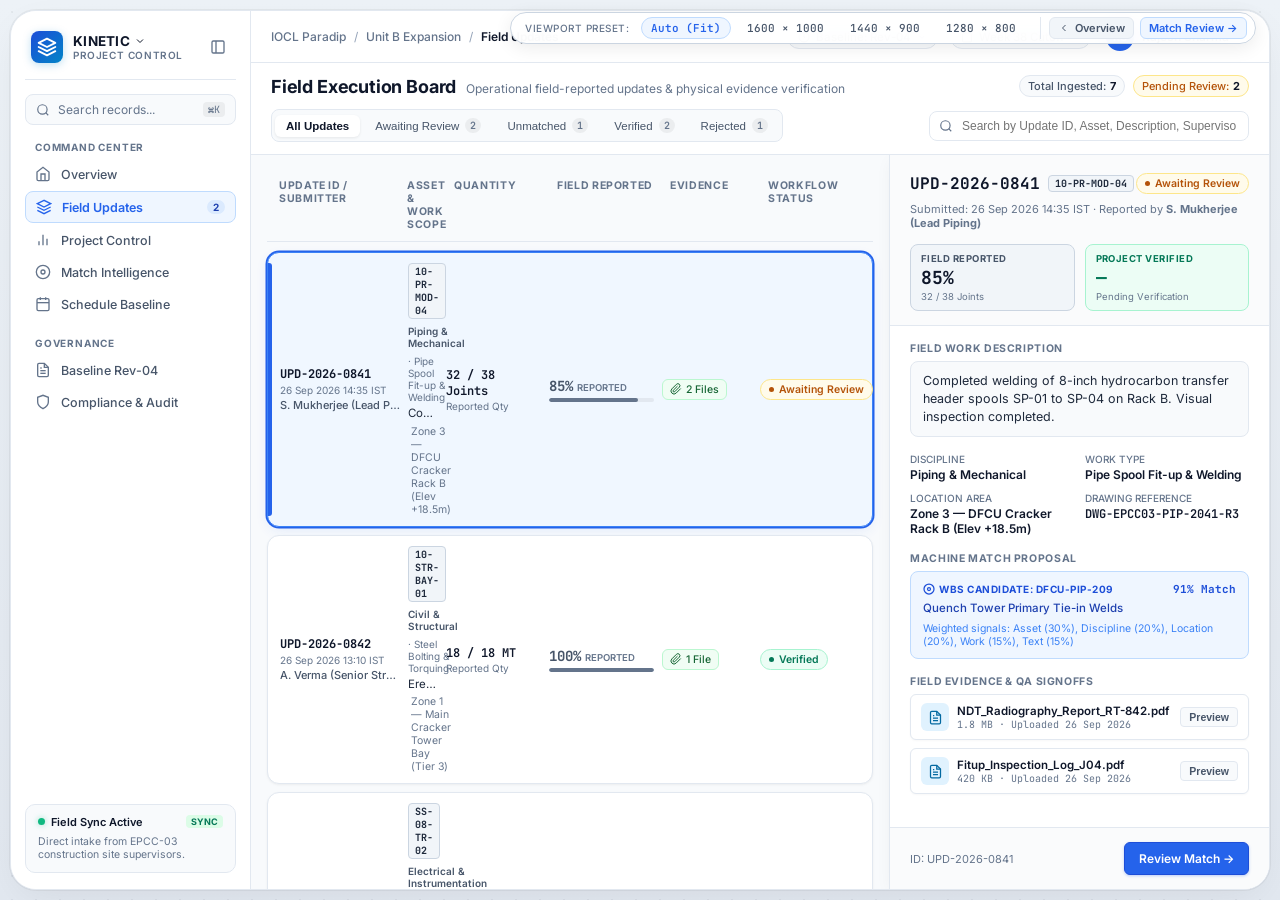
<file: TEMP-TEST/Frontened-main/field-updates.html>
<!DOCTYPE html>
<html lang="en">
<head>
  <meta charset="UTF-8">
  <meta name="viewport" content="width=device-width, initial-scale=1.0">
  <title>Field Execution Board | IOCL Paradip Petrochemical Complex</title>
  <link rel="preconnect" href="https://fonts.googleapis.com">
  <link rel="preconnect" href="https://fonts.gstatic.com" crossorigin>
  <link href="https://fonts.googleapis.com/css2?family=Inter:wght@400;500;600;700;800&family=JetBrains+Mono:wght@400;500;600;700&display=swap" rel="stylesheet">
  <link rel="stylesheet" href="field-updates.css">
</head>
<body>

  <!-- =========================================================================
       VIEWPORT RESOLUTION PREVIEW BAR
       ========================================================================= -->
  <aside class="viewport-tester-bar" aria-label="Resolution tester and navigation controls">
    <span class="label">Viewport Preset:</span>
    <button class="viewport-btn active" data-preset="auto" title="Fit to 100% current viewport">Auto (Fit)</button>
    <button class="viewport-btn" data-preset="1600x1000" title="Simulate 1600 x 1000 desktop viewport">1600 × 1000</button>
    <button class="viewport-btn" data-preset="1440x900" title="Simulate 1440 x 900 standard laptop viewport">1440 × 900</button>
    <button class="viewport-btn" data-preset="1280x800" title="Simulate 1280 x 800 compact desktop viewport">1280 × 800</button>

    <div class="nav-overview-switch" style="display:flex; gap:6px;">
      <a href="index.html" class="switch-page-link" title="Navigate back to the Cinematic Executive Overview">
        <svg width="12" height="12" viewBox="0 0 24 24" fill="none" stroke="currentColor" stroke-width="2">
          <polyline points="15 18 9 12 15 6"></polyline>
        </svg>
        Overview
      </a>
      <a href="match-review.html" class="switch-page-link" style="color:#2563eb; background:#eff6ff; border-color:#bfdbfe;" title="Navigate to EXECLink Match Review console">
        Match Review →
      </a>
    </div>
  </aside>

  <!-- =========================================================================
       MAIN CANVAS CONTAINER (8-12px outer margin, 24-28px radius, ~98% viewport)
       ========================================================================= -->
  <main class="command-center-canvas" id="commandCanvas" role="application">

    <!-- =======================================================================
         SHARED APPLICATION SIDEBAR (Bright Operational Theme)
         ======================================================================= -->
    <nav class="app-sidebar" id="appSidebar" aria-label="Primary navigation rail">
      <!-- Brand Logo / Complex Identification -->
      <div class="sidebar-brand">
        <div class="brand-badge">
          <div class="brand-icon-box" title="Indian Oil Corporation Limited">
            <svg width="20" height="20" viewBox="0 0 24 24" fill="none" stroke="currentColor" stroke-width="2.2" stroke-linecap="round" stroke-linejoin="round">
              <path d="M12 2L2 7l10 5 10-5-10-5zM2 17l10 5 10-5M2 12l10 5 10-5"/>
            </svg>
          </div>
          <div class="brand-text-block">
            <span class="brand-title">
              KINETIC
              <svg width="12" height="12" viewBox="0 0 24 24" fill="none" stroke="currentColor" stroke-width="2">
                <polyline points="6 9 12 15 18 9"></polyline>
              </svg>
            </span>
            <span class="brand-subtitle">Project Control</span>
          </div>
        </div>
        <button class="sidebar-collapse-btn" id="collapseSidebarBtn" title="Toggle sidebar view" aria-label="Toggle sidebar view">
          <svg width="16" height="16" viewBox="0 0 24 24" fill="none" stroke="currentColor" stroke-width="2">
            <rect x="3" y="3" width="18" height="18" rx="2" ry="2"/>
            <line x1="9" y1="3" x2="9" y2="21"/>
          </svg>
        </button>
      </div>

      <!-- Quick Search / Command Palette Shortcut -->
      <div class="sidebar-search">
        <div class="search-input-wrap" role="button" tabindex="0" title="Quick Search (Ctrl + K)">
          <svg width="14" height="14" viewBox="0 0 24 24" fill="none" stroke="currentColor" stroke-width="2">
            <circle cx="11" cy="11" r="8"/>
            <line x1="21" y1="21" x2="16.65" y2="16.65"/>
          </svg>
          <span>Search records...</span>
          <kbd class="search-kbd">⌘K</kbd>
        </div>
      </div>

      <!-- Main Navigation Menu -->
      <div class="nav-group-title">Command Center</div>
      <ul class="nav-list" role="menubar">
        <li class="nav-item" role="none">
          <a href="index.html" role="menuitem">
            <svg viewBox="0 0 24 24" fill="none" stroke="currentColor" stroke-width="2">
              <path d="M3 9l9-7 9 7v11a2 2 0 0 1-2 2H5a2 2 0 0 1-2-2z"/>
              <polyline points="9 22 9 12 15 12 15 22"/>
            </svg>
            <span>Overview</span>
          </a>
        </li>
        <!-- ACTIVE PAGE: Field Updates -->
        <li class="nav-item active" role="none">
          <a href="field-updates.html" role="menuitem">
            <svg viewBox="0 0 24 24" fill="none" stroke="currentColor" stroke-width="2">
              <polygon points="12 2 2 7 12 12 22 7 12 2"/>
              <polyline points="2 17 12 22 22 17"/>
              <polyline points="2 12 12 17 22 12"/>
            </svg>
            <span>Field Updates</span>
            <span class="nav-badge-pill" id="fieldNavBadge">2</span>
          </a>
        </li>
        <li class="nav-item" role="none">
          <a href="index.html#project-control" role="menuitem">
            <svg viewBox="0 0 24 24" fill="none" stroke="currentColor" stroke-width="2">
              <line x1="18" y1="20" x2="18" y2="10"/>
              <line x1="12" y1="20" x2="12" y2="4"/>
              <line x1="6" y1="20" x2="6" y2="14"/>
            </svg>
            <span>Project Control</span>
          </a>
        </li>
        <li class="nav-item" role="none">
          <a href="match-review.html" role="menuitem">
            <svg viewBox="0 0 24 24" fill="none" stroke="currentColor" stroke-width="2">
              <circle cx="12" cy="12" r="10"/>
              <circle cx="12" cy="12" r="3"/>
            </svg>
            <span>Match Intelligence</span>
          </a>
        </li>
        <li class="nav-item" role="none">
          <a href="index.html#view-schedule" role="menuitem">
            <svg viewBox="0 0 24 24" fill="none" stroke="currentColor" stroke-width="2">
              <rect x="3" y="4" width="18" height="18" rx="2" ry="2"/>
              <line x1="16" y1="2" x2="16" y2="6"/>
              <line x1="8" y1="2" x2="8" y2="6"/>
              <line x1="3" y1="10" x2="21" y2="10"/>
            </svg>
            <span>Schedule Baseline</span>
          </a>
        </li>
      </ul>

      <!-- Management & Audit Section -->
      <div class="nav-group-title">Governance</div>
      <ul class="nav-list" role="menubar">
        <li class="nav-item" role="none">
          <a href="#revisions" role="menuitem">
            <svg viewBox="0 0 24 24" fill="none" stroke="currentColor" stroke-width="2">
              <path d="M14 2H6a2 2 0 0 0-2 2v16a2 2 0 0 0 2 2h12a2 2 0 0 0 2-2V8z"/>
              <polyline points="14 2 14 8 20 8"/>
              <line x1="16" y1="13" x2="8" y2="13"/>
              <line x1="16" y1="17" x2="8" y2="17"/>
              <polyline points="10 9 9 9 8 9"/>
            </svg>
            <span>Baseline Rev-04</span>
          </a>
        </li>
        <li class="nav-item" role="none">
          <a href="#audit" role="menuitem">
            <svg viewBox="0 0 24 24" fill="none" stroke="currentColor" stroke-width="2">
              <path d="M12 22s8-4 8-10V5l-8-3-8 3v7c0 6 8 10 8 10z"/>
            </svg>
            <span>Compliance & Audit</span>
          </a>
        </li>
      </ul>

      <!-- Telemetry Status Card -->
      <div class="sidebar-footer">
        <div class="gateway-status-card">
          <div class="gateway-status-header">
            <span class="gateway-indicator">
              <span class="pulse-dot"></span>
              Field Sync Active
            </span>
            <span style="font-size:9px; font-weight:700; color:#047857; background:#dcfce7; padding:1px 5px; border-radius:4px;">SYNC</span>
          </div>
          <p class="gateway-status-desc">
            Direct intake from EPCC-03 construction site supervisors.
          </p>
        </div>
      </div>
    </nav>

    <!-- =======================================================================
         MAIN WORKSPACE: FIELD EXECUTION BOARD
         ======================================================================= -->
    <div class="app-main">

      <!-- Shared Topbar Header -->
      <header class="app-topbar">
        <nav class="breadcrumb-nav" aria-label="Breadcrumb">
          <a href="index.html" class="breadcrumb-item">IOCL Paradip</a>
          <span class="breadcrumb-separator">/</span>
          <a href="index.html" class="breadcrumb-item">Unit B Expansion</a>
          <span class="breadcrumb-separator">/</span>
          <span class="breadcrumb-current">Field Updates</span>
        </nav>

        <div class="topbar-actions">
          <div class="filter-pill-dropdown" title="Active baseline version">
            <svg width="12" height="12" viewBox="0 0 24 24" fill="none" stroke="currentColor" stroke-width="2">
              <circle cx="12" cy="12" r="10"></circle>
              <polyline points="12 6 12 12 14 14"></polyline>
            </svg>
            <span>Baseline: Rev-04</span>
            <svg width="10" height="10" viewBox="0 0 24 24" fill="none" stroke="currentColor" stroke-width="2">
              <polyline points="6 9 12 15 18 9"></polyline>
            </svg>
          </div>

          <div class="filter-pill-dropdown" title="Current reporting cycle">
            <svg width="12" height="12" viewBox="0 0 24 24" fill="none" stroke="currentColor" stroke-width="2">
              <rect x="3" y="4" width="18" height="18" rx="2" ry="2"></rect>
              <line x1="16" y1="2" x2="16" y2="6"></line>
              <line x1="8" y1="2" x2="8" y2="6"></line>
            </svg>
            <span>Week 38 Cutoff</span>
            <svg width="10" height="10" viewBox="0 0 24 24" fill="none" stroke="currentColor" stroke-width="2">
              <polyline points="6 9 12 15 18 9"></polyline>
            </svg>
          </div>

          <div class="user-profile-badge" title="Authenticated Lead Reviewer">
            <div class="user-avatar">RS</div>
            <div class="user-name-text">
              Rajesh Sharma
              <svg width="10" height="10" viewBox="0 0 24 24" fill="none" stroke="currentColor" stroke-width="2">
                <polyline points="6 9 12 15 18 9"></polyline>
              </svg>
            </div>
          </div>
        </div>
      </header>

      <!-- Workspace Sub-header (Title, Real Filters, and Search) -->
      <section class="workspace-header-bar" aria-label="Field Execution Controls">
        <div class="board-title-row">
          <div class="board-title-wrap">
            <h1 class="board-main-title">Field Execution Board</h1>
            <span class="board-sub-caption">Operational field-reported updates & physical evidence verification</span>
          </div>

          <!-- Quick status pills -->
          <div class="board-summary-stats-pills">
            <span class="stat-metric-pill">
              Total Ingested: <strong id="totalCountBadge">7</strong>
            </span>
            <span class="stat-metric-pill" style="border-color:#fde68a; background:#fffbeb; color:#b45309;">
              Pending Review: <strong id="awaitingCountBadge">2</strong>
            </span>
          </div>
        </div>

        <!-- Filter Controls & Real Search Input -->
        <div class="controls-filter-search-row">
          <!-- Real Status Filters: All, Awaiting Review, Unmatched, Verified, Rejected -->
          <div class="filter-tabs-group" role="tablist" aria-label="Filter field updates by state">
            <button class="filter-tab-btn active" data-filter="all" role="tab" aria-selected="true">
              All Updates
            </button>
            <button class="filter-tab-btn" data-filter="awaiting" role="tab" aria-selected="false">
              Awaiting Review
              <span class="filter-count-badge" id="awaitingCountBadge">2</span>
            </button>
            <button class="filter-tab-btn" data-filter="unmatched" role="tab" aria-selected="false">
              Unmatched
              <span class="filter-count-badge" id="unmatchedCountBadge">1</span>
            </button>
            <button class="filter-tab-btn" data-filter="verified" role="tab" aria-selected="false">
              Verified
              <span class="filter-count-badge" id="verifiedCountBadge">2</span>
            </button>
            <button class="filter-tab-btn" data-filter="rejected" role="tab" aria-selected="false">
              Rejected
              <span class="filter-count-badge" id="rejectedCountBadge">1</span>
            </button>
          </div>

          <!-- Real Search Bar across ID, Asset, Description, Supervisor -->
          <div class="search-controls-wrap">
            <svg class="search-field-icon" width="14" height="14" viewBox="0 0 24 24" fill="none" stroke="currentColor" stroke-width="2">
              <circle cx="11" cy="11" r="8"/>
              <line x1="21" y1="21" x2="16.65" y2="16.65"/>
            </svg>
            <input 
              type="text" 
              id="searchInput" 
              class="search-field-input" 
              placeholder="Search by Update ID, Asset, Description, Supervisor..." 
              autocomplete="off"
            >
            <button id="searchClearBtn" class="search-clear-btn" title="Clear search">✕</button>
          </div>
        </div>
      </section>

      <!-- Workspace Body: Split Board (Left List / Right Detail Panel) -->
      <section class="execution-board-workspace" aria-label="Field updates table and inspector">

        <!-- LEFT COLUMN: RECORD CARDS / HYBRID TABLE -->
        <div class="board-list-column">
          <!-- Table Column Headers -->
          <div class="board-table-header">
            <div>Update ID / Submitter</div>
            <div>Asset & Work Scope</div>
            <div>Quantity</div>
            <div>Field Reported</div>
            <div>Evidence</div>
            <div>Workflow Status</div>
          </div>

          <!-- Dynamic List of Cards -->
          <div id="boardListContainer" style="display:flex; flex-direction:column; gap:8px;">
            <!-- Populated dynamically via field-updates.js -->
          </div>
        </div>

        <!-- RIGHT COLUMN: SELECTED UPDATE DETAIL PANEL -->
        <aside class="selected-detail-column" id="selectedDetailColumn" aria-label="Selected record details and evidence">
          <!-- Populated dynamically via field-updates.js -->
        </aside>

      </section>

    </div>

  </main>

  <script src="field-updates.js"></script>
</body>
</html>
</file>
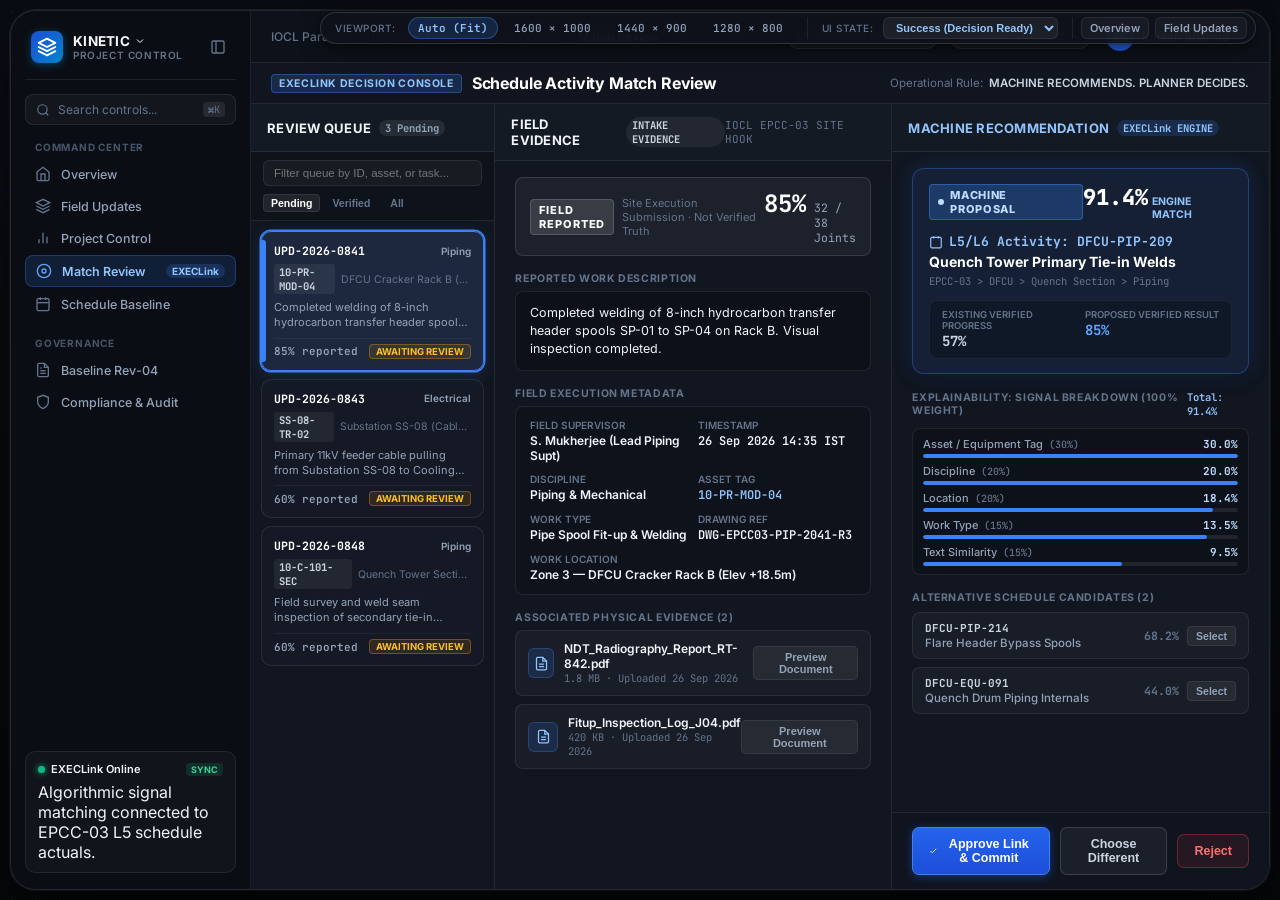
<file: TEMP-TEST/Frontened-main/match-review.html>
<!DOCTYPE html>
<html lang="en">
<head>
  <meta charset="UTF-8">
  <meta name="viewport" content="width=device-width, initial-scale=1.0">
  <title>EXECLink Match Review | IOCL Paradip Petrochemical Complex</title>
  <link rel="preconnect" href="https://fonts.googleapis.com">
  <link rel="preconnect" href="https://fonts.gstatic.com" crossorigin>
  <link href="https://fonts.googleapis.com/css2?family=Inter:wght@400;500;600;700;800&family=JetBrains+Mono:wght@400;500;600;700&display=swap" rel="stylesheet">
  <link rel="stylesheet" href="match-review.css">
</head>
<body>

  <!-- =========================================================================
       VIEWPORT RESOLUTION PREVIEW BAR & STATE TESTER
       ========================================================================= -->
  <aside class="viewport-tester-bar" aria-label="Resolution tester, state toggles, and navigation">
    <span class="label">Viewport:</span>
    <button class="viewport-btn active" data-preset="auto" title="Fit to 100% viewport">Auto (Fit)</button>
    <button class="viewport-btn" data-preset="1600x1000" title="Simulate 1600 x 1000 desktop viewport">1600 × 1000</button>
    <button class="viewport-btn" data-preset="1440x900" title="Simulate 1440 x 900 standard laptop viewport">1440 × 900</button>
    <button class="viewport-btn" data-preset="1280x800" title="Simulate 1280 x 800 compact desktop viewport">1280 × 800</button>

    <div class="state-switcher-group">
      <span class="label">UI State:</span>
      <select id="stateToggleSelect" class="state-toggle-select" aria-label="Toggle UI State for validation">
        <option value="success">Success (Decision Ready)</option>
        <option value="loading">Loading State</option>
        <option value="empty">Empty Queue</option>
        <option value="error">API Error State</option>
        <option value="no_selection">No Selection</option>
      </select>
    </div>

    <div style="margin-left: 8px; padding-left: 8px; border-left: 1px solid var(--border-subtle); display:flex; gap:6px;">
      <a href="index.html" class="nav-page-link-pill" title="Return to Executive Overview">
        Overview
      </a>
      <a href="field-updates.html" class="nav-page-link-pill" title="Return to Field Updates Board">
        Field Updates
      </a>
    </div>
  </aside>

  <!-- =========================================================================
       MAIN CANVAS CONTAINER (8-12px outer margin, 24-28px radius, ~98% viewport)
       ========================================================================= -->
  <main class="command-center-canvas" id="commandCanvas" role="application">

    <!-- =======================================================================
         SHARED APPLICATION SIDEBAR
         ======================================================================= -->
    <nav class="app-sidebar" id="appSidebar" aria-label="Primary navigation rail">
      <!-- Brand Logo / Complex Identification -->
      <div class="sidebar-brand">
        <div class="brand-badge">
          <div class="brand-icon-box" title="Indian Oil Corporation Limited">
            <svg width="20" height="20" viewBox="0 0 24 24" fill="none" stroke="currentColor" stroke-width="2.2" stroke-linecap="round" stroke-linejoin="round">
              <path d="M12 2L2 7l10 5 10-5-10-5zM2 17l10 5 10-5M2 12l10 5 10-5"/>
            </svg>
          </div>
          <div class="brand-text-block">
            <span class="brand-title">
              KINETIC
              <svg width="12" height="12" viewBox="0 0 24 24" fill="none" stroke="currentColor" stroke-width="2">
                <polyline points="6 9 12 15 18 9"></polyline>
              </svg>
            </span>
            <span class="brand-subtitle">Project Control</span>
          </div>
        </div>
        <button class="sidebar-collapse-btn" id="collapseSidebarBtn" title="Toggle sidebar view" aria-label="Toggle sidebar view">
          <svg width="16" height="16" viewBox="0 0 24 24" fill="none" stroke="currentColor" stroke-width="2">
            <rect x="3" y="3" width="18" height="18" rx="2" ry="2"/>
            <line x1="9" y1="3" x2="9" y2="21"/>
          </svg>
        </button>
      </div>

      <!-- Quick Search / Command Palette Shortcut -->
      <div class="sidebar-search">
        <div class="search-input-wrap" role="button" tabindex="0" title="Quick Search (Ctrl + K)">
          <svg width="14" height="14" viewBox="0 0 24 24" fill="none" stroke="currentColor" stroke-width="2">
            <circle cx="11" cy="11" r="8"/>
            <line x1="21" y1="21" x2="16.65" y2="16.65"/>
          </svg>
          <span>Search controls...</span>
          <kbd class="search-kbd">⌘K</kbd>
        </div>
      </div>

      <!-- Main Navigation Menu -->
      <div class="nav-group-title">Command Center</div>
      <ul class="nav-list" role="menubar">
        <li class="nav-item" role="none">
          <a href="index.html" role="menuitem">
            <svg viewBox="0 0 24 24" fill="none" stroke="currentColor" stroke-width="2">
              <path d="M3 9l9-7 9 7v11a2 2 0 0 1-2 2H5a2 2 0 0 1-2-2z"/>
              <polyline points="9 22 9 12 15 12 15 22"/>
            </svg>
            <span>Overview</span>
          </a>
        </li>
        <li class="nav-item" role="none">
          <a href="field-updates.html" role="menuitem">
            <svg viewBox="0 0 24 24" fill="none" stroke="currentColor" stroke-width="2">
              <polygon points="12 2 2 7 12 12 22 7 12 2"/>
              <polyline points="2 17 12 22 22 17"/>
              <polyline points="2 12 12 17 22 12"/>
            </svg>
            <span>Field Updates</span>
          </a>
        </li>
        <li class="nav-item" role="none">
          <a href="index.html#project-control" role="menuitem">
            <svg viewBox="0 0 24 24" fill="none" stroke="currentColor" stroke-width="2">
              <line x1="18" y1="20" x2="18" y2="10"/>
              <line x1="12" y1="20" x2="12" y2="4"/>
              <line x1="6" y1="20" x2="6" y2="14"/>
            </svg>
            <span>Project Control</span>
          </a>
        </li>
        <!-- ACTIVE PAGE: Match Review -->
        <li class="nav-item active" role="none">
          <a href="match-review.html" role="menuitem">
            <svg viewBox="0 0 24 24" fill="none" stroke="currentColor" stroke-width="2">
              <circle cx="12" cy="12" r="10"/>
              <circle cx="12" cy="12" r="3"/>
            </svg>
            <span>Match Review</span>
            <span class="nav-badge-pill" id="matchNavBadge">EXECLink</span>
          </a>
        </li>
        <li class="nav-item" role="none">
          <a href="index.html#view-schedule" role="menuitem">
            <svg viewBox="0 0 24 24" fill="none" stroke="currentColor" stroke-width="2">
              <rect x="3" y="4" width="18" height="18" rx="2" ry="2"/>
              <line x1="16" y1="2" x2="16" y2="6"/>
              <line x1="8" y1="2" x2="8" y2="6"/>
              <line x1="3" y1="10" x2="21" y2="10"/>
            </svg>
            <span>Schedule Baseline</span>
          </a>
        </li>
      </ul>

      <!-- Management & Audit Section -->
      <div class="nav-group-title">Governance</div>
      <ul class="nav-list" role="menubar">
        <li class="nav-item" role="none">
          <a href="#revisions" role="menuitem">
            <svg viewBox="0 0 24 24" fill="none" stroke="currentColor" stroke-width="2">
              <path d="M14 2H6a2 2 0 0 0-2 2v16a2 2 0 0 0 2 2h12a2 2 0 0 0 2-2V8z"/>
              <polyline points="14 2 14 8 20 8"/>
              <line x1="16" y1="13" x2="8" y2="13"/>
              <line x1="16" y1="17" x2="8" y2="17"/>
              <polyline points="10 9 9 9 8 9"/>
            </svg>
            <span>Baseline Rev-04</span>
          </a>
        </li>
        <li class="nav-item" role="none">
          <a href="#audit" role="menuitem">
            <svg viewBox="0 0 24 24" fill="none" stroke="currentColor" stroke-width="2">
              <path d="M12 22s8-4 8-10V5l-8-3-8 3v7c0 6 8 10 8 10z"/>
            </svg>
            <span>Compliance & Audit</span>
          </a>
        </li>
      </ul>

      <!-- Telemetry Status Card -->
      <div class="sidebar-footer">
        <div class="gateway-status-card">
          <div class="gateway-status-header">
            <span class="gateway-indicator">
              <span class="pulse-dot"></span>
              EXECLink Online
            </span>
            <span style="font-size:9px; font-weight:700; color:#34d399; background:rgba(16,185,129,0.15); padding:1px 5px; border-radius:4px;">SYNC</span>
          </div>
          <p class="gateway-status-desc">
            Algorithmic signal matching connected to EPCC-03 L5 schedule actuals.
          </p>
        </div>
      </div>
    </nav>

    <!-- =======================================================================
         MAIN WORKSPACE: THREE-ZONE DECISION CONSOLE
         ======================================================================= -->
    <div class="app-main">

      <!-- Shared Topbar Header -->
      <header class="app-topbar">
        <nav class="breadcrumb-nav" aria-label="Breadcrumb">
          <a href="index.html" class="breadcrumb-item">IOCL Paradip</a>
          <span class="breadcrumb-separator">/</span>
          <a href="index.html" class="breadcrumb-item">Unit B Expansion</a>
          <span class="breadcrumb-separator">/</span>
          <a href="field-updates.html" class="breadcrumb-item">Field Updates</a>
          <span class="breadcrumb-separator">/</span>
          <span class="breadcrumb-current">Match Review</span>
        </nav>

        <div class="topbar-actions">
          <div class="filter-pill-dropdown" title="Active baseline version">
            <svg width="12" height="12" viewBox="0 0 24 24" fill="none" stroke="currentColor" stroke-width="2">
              <circle cx="12" cy="12" r="10"></circle>
              <polyline points="12 6 12 12 14 14"></polyline>
            </svg>
            <span>Baseline: Rev-04</span>
            <svg width="10" height="10" viewBox="0 0 24 24" fill="none" stroke="currentColor" stroke-width="2">
              <polyline points="6 9 12 15 18 9"></polyline>
            </svg>
          </div>

          <div class="filter-pill-dropdown" title="Current reporting cycle">
            <svg width="12" height="12" viewBox="0 0 24 24" fill="none" stroke="currentColor" stroke-width="2">
              <rect x="3" y="4" width="18" height="18" rx="2" ry="2"></rect>
              <line x1="16" y1="2" x2="16" y2="6"></line>
              <line x1="8" y1="2" x2="8" y2="6"></line>
            </svg>
            <span>Week 38 Cutoff</span>
            <svg width="10" height="10" viewBox="0 0 24 24" fill="none" stroke="currentColor" stroke-width="2">
              <polyline points="6 9 12 15 18 9"></polyline>
            </svg>
          </div>

          <div class="user-profile-badge" title="Lead Project Controls Director">
            <div class="user-avatar">RS</div>
            <div class="user-name-text">
              Rajesh Sharma
              <svg width="10" height="10" viewBox="0 0 24 24" fill="none" stroke="currentColor" stroke-width="2">
                <polyline points="6 9 12 15 18 9"></polyline>
              </svg>
            </div>
          </div>
        </div>
      </header>

      <!-- Console Workspace Sub-header -->
      <section class="console-header-bar" aria-label="Console header">
        <div class="console-title-wrap">
          <span class="console-badge-tag">EXECLink Decision Console</span>
          <h1 class="console-main-title">Schedule Activity Match Review</h1>
        </div>

        <div class="console-doctrine-tag">
          <span>Operational Rule:</span>
          <strong>MACHINE RECOMMENDS. PLANNER DECIDES.</strong>
        </div>
      </section>

      <!-- =====================================================================
           THREE-ZONE CONSOLE BODY
           Zone 1: Review Queue (~24%)
           Zone 2: Field Evidence (~40%)
           Zone 3: Machine Recommendation & Planner Decision (~36%)
           ===================================================================== -->
      <div class="three-zone-console-layout" id="consoleLayoutArea">

        <!-- -------------------------------------------------------------------
             ZONE 1: REVIEW QUEUE (LEFT)
             ------------------------------------------------------------------- -->
        <section class="console-zone-column" aria-label="Review Queue">
          <header class="zone-header-bar">
            <div class="zone-title-group">
              <h2 class="zone-title">Review Queue</h2>
              <span class="zone-count-badge" id="queuePendingCount">2 Pending</span>
            </div>
          </header>

          <!-- Queue Search & Filters -->
          <div class="queue-controls-strip">
            <input 
              type="text" 
              id="queueSearchInput" 
              class="queue-search-input" 
              placeholder="Filter queue by ID, asset, or task..."
              autocomplete="off"
            >
            <div class="queue-filter-pills" role="tablist">
              <button class="queue-filter-pill-btn active" data-filter="pending">Pending</button>
              <button class="queue-filter-pill-btn" data-filter="verified">Verified</button>
              <button class="queue-filter-pill-btn" data-filter="all">All</button>
            </div>
          </div>

          <!-- Cards Scrollable Area -->
          <div class="queue-cards-scrollable" id="queueCardsList">
            <!-- Populated via match-review.js -->
          </div>
        </section>

        <!-- -------------------------------------------------------------------
             ZONE 2: FIELD EVIDENCE (CENTER)
             ------------------------------------------------------------------- -->
        <section class="console-zone-column" aria-label="Field Evidence">
          <header class="zone-header-bar">
            <div class="zone-title-group">
              <h2 class="zone-title">Field Evidence</h2>
              <span class="zone-count-badge" style="background:rgba(255,255,255,0.06); color:#cbd5e1;">INTAKE EVIDENCE</span>
            </div>
            <span style="font-size:11px; color:var(--text-muted); font-family:var(--font-mono);">
              IOCL EPCC-03 SITE HOOK
            </span>
          </header>

          <div class="evidence-scrollable-content" id="evidenceContentContainer">
            <!-- Populated via match-review.js -->
          </div>
        </section>

        <!-- -------------------------------------------------------------------
             ZONE 3: MACHINE RECOMMENDATION & PLANNER DECISION (RIGHT)
             ------------------------------------------------------------------- -->
        <section class="console-zone-column" aria-label="Machine Recommendation and Decisions">
          <header class="zone-header-bar">
            <div class="zone-title-group">
              <h2 class="zone-title" style="color:#93c5fd;">Machine Recommendation</h2>
              <span class="zone-count-badge" style="background:rgba(59,130,246,0.18); color:#93c5fd;">EXECLink ENGINE</span>
            </div>
          </header>

          <div class="recommendation-scrollable-content" id="recommendationContentContainer">
            <!-- Populated via match-review.js -->
          </div>

          <!-- Planner Controls Deck (Anchored at Bottom of Zone 3) -->
          <footer class="planner-controls-deck" id="plannerControlsDeck">
            <!-- Rendered dynamically via match-review.js -->
          </footer>
        </section>

      </div>

      <!-- State Overlay (Loading, Error, Empty, No Selection) -->
      <div class="state-overlay-container" id="stateOverlayContainer">
        <!-- Injected dynamically -->
      </div>

    </div>

  </main>

  <!-- =========================================================================
       MODAL 1: SEARCHABLE SCHEDULE ACTIVITY PICKER ("Choose Different Activity")
       ========================================================================= -->
  <div class="modal-scrim-backdrop" id="schedulePickerModal" role="dialog" aria-modal="true" aria-labelledby="scheduleModalTitle">
    <div class="modal-content-card">
      <header class="modal-header">
        <h3 class="modal-title" id="scheduleModalTitle">
          <svg width="16" height="16" viewBox="0 0 24 24" fill="none" stroke="currentColor" stroke-width="2">
            <rect x="3" y="4" width="18" height="18" rx="2" ry="2"/>
            <line x1="16" y1="2" x2="16" y2="6"/>
            <line x1="8" y1="2" x2="8" y2="6"/>
          </svg>
          Select L5/L6 Schedule Activity Target
        </h3>
        <button id="closeSchedulePickerBtn" style="background:transparent; border:none; color:#94a3b8; font-size:16px; cursor:pointer;">✕</button>
      </header>

      <div class="modal-body">
        <input 
          type="text" 
          id="scheduleSearchInput" 
          placeholder="Search by Activity Code, Title, Discipline, or WBS path..." 
          style="background:rgba(255,255,255,0.06); border:1px solid var(--border-medium); border-radius:8px; padding:10px 14px; font-size:12.5px; color:#fff; outline:none;"
        >
        <div id="scheduleActivitiesList" style="display:flex; flex-direction:column; gap:8px;">
          <!-- Injected dynamically -->
        </div>
      </div>

      <footer class="modal-footer">
        <span style="font-size:11px; color:#64748b; margin-right:auto;">IOCL Paradip Rev-04 Approved Baseline</span>
      </footer>
    </div>
  </div>

  <!-- =========================================================================
       MODAL 2: REGRESSION PROTECTION ALERT & OVERRIDE CONFIRMATION
       ========================================================================= -->
  <div class="modal-scrim-backdrop" id="regressionWarningModal" role="dialog" aria-modal="true" aria-labelledby="regModalTitle">
    <div class="modal-content-card" style="border-color: rgba(245,158,11,0.5);">
      <header class="modal-header" style="background:#1f1911; border-color:rgba(245,158,11,0.3);">
        <h3 class="modal-title" id="regModalTitle" style="color:#fbbf24;">
          <svg width="18" height="18" viewBox="0 0 24 24" fill="none" stroke="currentColor" stroke-width="2">
            <path d="M10.29 3.86L1.82 18a2 2 0 0 0 1.71 3h16.94a2 2 0 0 0 1.71-3L13.71 3.86a2 2 0 0 0-3.42 0z"/>
            <line x1="12" y1="9" x2="12" y2="13"/>
            <line x1="12" y1="17" x2="12.01" y2="17"/>
          </svg>
          Regression Protection Triggered
        </h3>
      </header>

      <div class="modal-body">
        <div class="regression-warning-banner">
          <strong>CRITICAL SCHEDULE INTEGRITY WARNING:</strong>
          <span>
            Approving this update will cause a progress regression on schedule activity:
          </span>
          <div id="regActivityCode" style="font-family:var(--font-mono); font-weight:700; color:#fff; margin-top:4px;"></div>
        </div>

        <div style="display:grid; grid-template-columns:1fr 1fr; gap:10px; background:rgba(0,0,0,0.3); padding:10px; border-radius:8px;">
          <div>
            <span style="font-size:10.5px; color:#94a3b8; text-transform:uppercase;">Existing Verified Progress</span>
            <div id="regExistingVal" style="font-family:var(--font-mono); font-size:20px; font-weight:700; color:#f87171;">75%</div>
          </div>
          <div>
            <span style="font-size:10.5px; color:#94a3b8; text-transform:uppercase;">Proposed Resulting Progress</span>
            <div id="regProposedVal" style="font-family:var(--font-mono); font-size:20px; font-weight:700; color:#fbbf24;">60%</div>
          </div>
        </div>

        <div style="display:flex; flex-direction:column; gap:4px;">
          <label style="font-size:11px; font-weight:600; color:#cbd5e1;">Engineering Override Justification (Required for Audit Trail):</label>
          <textarea 
            id="regressionReasonInput" 
            placeholder="Document rationale for scope reduction / physical joint recalibration..." 
            rows="3" 
            style="background:rgba(255,255,255,0.06); border:1px solid var(--border-medium); border-radius:6px; padding:8px; font-size:12px; color:#fff; outline:none; resize:none;"
          ></textarea>
        </div>
      </div>

      <footer class="modal-footer" style="background:#1f1911; border-color:rgba(245,158,11,0.3);">
        <button id="cancelRegressionBtn" class="planner-action-btn secondary-btn" style="flex:none; padding:6px 12px;">Cancel</button>
        <button id="confirmRegressionOverrideBtn" class="planner-action-btn" style="flex:none; background:#d97706; border-color:#f59e0b; color:#fff; padding:6px 14px;">
          Acknowledge & Confirm Override
        </button>
      </footer>
    </div>
  </div>

  <!-- =========================================================================
       MODAL 3: REJECTION REASON PROMPT
       ========================================================================= -->
  <div class="modal-scrim-backdrop" id="rejectReasonModal" role="dialog" aria-modal="true" aria-labelledby="rejectModalTitle">
    <div class="modal-content-card" style="border-color: rgba(239,68,68,0.5);">
      <header class="modal-header" style="background:#201214; border-color:rgba(239,68,68,0.3);">
        <h3 class="modal-title" id="rejectModalTitle" style="color:#f87171;">
          Reject Field Update
        </h3>
      </header>

      <div class="modal-body">
        <p style="font-size:12px; color:#cbd5e1;">
          Please enter the engineering rationale for rejecting this field submission. This will be recorded in the EPCC-03 compliance audit log and notified to the field supervisor.
        </p>
        <textarea 
          id="rejectReasonText" 
          placeholder="e.g., Radiography density inspection failed ASME Sec IX; spool IDs do not match drawing..." 
          rows="3" 
          style="background:rgba(255,255,255,0.06); border:1px solid var(--border-medium); border-radius:6px; padding:8px; font-size:12px; color:#fff; outline:none; resize:none;"
        ></textarea>
      </div>

      <footer class="modal-footer" style="background:#201214; border-color:rgba(239,68,68,0.3);">
        <button id="cancelRejectBtn" class="planner-action-btn secondary-btn" style="flex:none; padding:6px 12px;">Cancel</button>
        <button id="confirmRejectBtn" class="planner-action-btn reject-btn" style="flex:none; padding:6px 14px;">
          Confirm Rejection
        </button>
      </footer>
    </div>
  </div>

  <script src="match-review.js"></script>
</body>
</html>
</file>
<file: TEMP-TEST/Frontened-main/field-updates.css>
/* ==========================================================================
   IOCL PARADIP PETROCHEMICAL COMPLEX - UNIT B EXPANSION
   OPERATIONAL FIELD INTAKE & EVIDENCE WORKSPACE (FIELD UPDATES)
   Enterprise Bright Design System & Shared Shell
   ========================================================================== */

:root {
  /* Bright Enterprise Operational Palette */
  --bg-desktop: #eef2f6;
  --bg-canvas: #f8fafc;
  --bg-sidebar: #ffffff;
  --bg-surface: #ffffff;
  --bg-surface-subtle: #f8fafc;
  --bg-surface-hover: #f1f5f9;
  --bg-card: #ffffff;
  --bg-card-selected: #f0f7ff;

  /* Borders & Dividers */
  --border-subtle: #e2e8f0;
  --border-medium: #cbd5e1;
  --border-strong: #94a3b8;
  --border-card: #e2e8f0;
  --border-selected: #3b82f6;

  /* Typography Colors */
  --text-primary: #0f172a;
  --text-secondary: #475569;
  --text-muted: #64748b;
  --text-dim: #94a3b8;
  --text-inverse: #ffffff;

  /* Industrial Accents */
  --accent-blue: #2563eb;
  --accent-blue-hover: #1d4ed8;
  --accent-blue-subtle: #eff6ff;
  --accent-blue-border: #bfdbfe;
  --accent-steel: #0284c7;

  /* Semantic Status Palette (Reported vs Verified vs Machine) */
  /* FIELD REPORTED: Neutral treatment */
  --status-reported-bg: #f1f5f9;
  --status-reported-text: #475569;
  --status-reported-border: #cbd5e1;

  /* PROJECT VERIFIED: Green treatment */
  --status-verified-bg: #ecfdf5;
  --status-verified-text: #047857;
  --status-verified-border: #a7f3d0;
  --status-verified-solid: #10b981;

  /* MACHINE PROPOSAL: Blue treatment */
  --status-machine-bg: #eff6ff;
  --status-machine-text: #1d4ed8;
  --status-machine-border: #bfdbfe;

  /* PENDING REVIEW: Amber / Warning */
  --status-pending-bg: #fffbeb;
  --status-pending-text: #b45309;
  --status-pending-border: #fde68a;

  /* UNMATCHED: Neutral / Attention */
  --status-unmatched-bg: #f8fafc;
  --status-unmatched-text: #475569;
  --status-unmatched-border: #cbd5e1;

  /* REJECTED: Restrained Red */
  --status-rejected-bg: #fef2f2;
  --status-rejected-text: #b91c1c;
  --status-rejected-border: #fecaca;

  /* Proportions & Radii (Identical to Overview for continuity) */
  --radius-canvas: 26px;
  --radius-card: 12px;
  --radius-panel: 14px;
  --radius-pill: 9999px;
  --radius-sm: 6px;

  /* Soft Enterprise Shadows */
  --shadow-canvas: 0 12px 40px -10px rgba(0, 0, 0, 0.08), 0 0 0 1px rgba(0, 0, 0, 0.05);
  --shadow-card: 0 1px 3px rgba(0, 0, 0, 0.04), 0 1px 2px rgba(0, 0, 0, 0.02);
  --shadow-card-hover: 0 4px 12px -2px rgba(0, 0, 0, 0.08), 0 0 0 1px #cbd5e1;
  --shadow-card-selected: 0 4px 14px -2px rgba(37, 99, 235, 0.12), 0 0 0 1.5px #2563eb;
  --shadow-panel: 0 4px 16px -2px rgba(0, 0, 0, 0.05);

  /* Typography Scales */
  --font-family: 'Inter', -apple-system, BlinkMacSystemFont, 'Segoe UI', Roboto, Helvetica, Arial, sans-serif;
  --font-mono: 'JetBrains Mono', 'Roboto Mono', 'SF Mono', Consolas, monospace;
}

/* Base Reset */
*, *::before, *::after {
  box-sizing: border-box;
  margin: 0;
  padding: 0;
}

html, body {
  width: 100%;
  height: 100%;
  overflow: hidden;
  background-color: var(--bg-desktop);
  font-family: var(--font-family);
  color: var(--text-primary);
  -webkit-font-smoothing: antialiased;
  -moz-osx-font-smoothing: grayscale;
}

body {
  display: flex;
  flex-direction: column;
  align-items: center;
  justify-content: center;
  background-image: 
    radial-gradient(circle at 50% 50%, rgba(15, 23, 42, 0.05) 1px, transparent 1px),
    linear-gradient(to bottom, #edf2f7, #e2e8f0);
  background-size: 24px 24px, 100% 100%;
  padding: 10px; /* Outer margin: 8-12px matching Overview */
}

/* ==========================================================================
   VIEWPORT RESOLUTION PREVIEW BAR
   ========================================================================== */

.viewport-tester-bar {
  position: fixed;
  top: 12px;
  right: 24px;
  z-index: 1000;
  display: flex;
  align-items: center;
  gap: 6px;
  background: rgba(255, 255, 255, 0.95);
  backdrop-filter: blur(12px);
  border: 1px solid var(--border-medium);
  border-radius: var(--radius-pill);
  padding: 4px 8px;
  box-shadow: 0 4px 18px rgba(0, 0, 0, 0.08);
  font-size: 11px;
}

.viewport-tester-bar .label {
  color: var(--text-muted);
  font-weight: 500;
  text-transform: uppercase;
  letter-spacing: 0.05em;
  padding: 0 6px;
  font-size: 10px;
}

.viewport-btn {
  background: transparent;
  border: 1px solid transparent;
  color: var(--text-secondary);
  font-size: 11px;
  font-weight: 500;
  font-family: var(--font-mono);
  padding: 3px 9px;
  border-radius: var(--radius-pill);
  cursor: pointer;
  transition: all 0.15s ease;
}

.viewport-btn:hover {
  color: var(--text-primary);
  background: rgba(0, 0, 0, 0.05);
}

.viewport-btn.active {
  background: var(--accent-blue-subtle);
  border-color: var(--accent-blue-border);
  color: var(--accent-blue);
  font-weight: 600;
}

.nav-overview-switch {
  margin-left: 8px;
  padding-left: 8px;
  border-left: 1px solid var(--border-subtle);
  display: flex;
  align-items: center;
}

.switch-page-link {
  display: flex;
  align-items: center;
  gap: 5px;
  color: var(--text-secondary);
  text-decoration: none;
  font-weight: 600;
  font-size: 11px;
  padding: 3px 8px;
  border-radius: 6px;
  background: var(--bg-surface-hover);
  border: 1px solid var(--border-subtle);
  transition: all 0.15s ease;
}

.switch-page-link:hover {
  background: #0f172a;
  color: #ffffff;
  border-color: #0f172a;
}

/* ==========================================================================
   CANVAS CONTAINER
   - Outer margin: ~8-12px
   - Radius: 26px
   - Uses roughly 98% of viewport
   ========================================================================== */

.command-center-canvas {
  width: 100%;
  max-width: 100%;
  height: calc(100vh - 20px);
  max-height: calc(100vh - 20px);
  background-color: var(--bg-canvas);
  border-radius: var(--radius-canvas);
  border: 1px solid var(--border-card);
  box-shadow: var(--shadow-canvas);
  display: flex;
  overflow: hidden;
  position: relative;
  transition: max-width 0.3s cubic-bezier(0.16, 1, 0.3, 1), max-height 0.3s cubic-bezier(0.16, 1, 0.3, 1);
}

.command-center-canvas[data-preset="1600x1000"] {
  width: 1600px;
  max-width: calc(100vw - 20px);
  height: 980px;
  max-height: calc(100vh - 20px);
}

.command-center-canvas[data-preset="1440x900"] {
  width: 1440px;
  max-width: calc(100vw - 20px);
  height: 880px;
  max-height: calc(100vh - 20px);
}

.command-center-canvas[data-preset="1280x800"] {
  width: 1280px;
  max-width: calc(100vw - 20px);
  height: 780px;
  max-height: calc(100vh - 20px);
}

/* ==========================================================================
   SHARED APPLICATION SIDEBAR (Bright Operational Theme)
   ========================================================================== */

.app-sidebar {
  width: 240px;
  min-width: 240px;
  background-color: var(--bg-sidebar);
  border-right: 1px solid var(--border-subtle);
  display: flex;
  flex-direction: column;
  padding: 16px 14px;
  user-select: none;
  z-index: 20;
}

.sidebar-brand {
  display: flex;
  align-items: center;
  justify-content: space-between;
  padding: 4px 6px 16px 6px;
  border-bottom: 1px solid var(--border-subtle);
  margin-bottom: 14px;
}

.brand-badge {
  display: flex;
  align-items: center;
  gap: 10px;
}

.brand-icon-box {
  width: 32px;
  height: 32px;
  border-radius: 8px;
  background: linear-gradient(135deg, #1d4ed8, #0284c7);
  display: flex;
  align-items: center;
  justify-content: center;
  color: #fff;
  box-shadow: 0 2px 8px rgba(2, 132, 199, 0.25);
}

.brand-text-block {
  display: flex;
  flex-direction: column;
}

.brand-title {
  font-size: 13.5px;
  font-weight: 700;
  letter-spacing: 0.02em;
  color: #0f172a;
  display: flex;
  align-items: center;
  gap: 4px;
}

.brand-subtitle {
  font-size: 10px;
  font-weight: 600;
  color: var(--text-muted);
  letter-spacing: 0.06em;
  text-transform: uppercase;
}

.sidebar-collapse-btn {
  background: transparent;
  border: none;
  color: var(--text-muted);
  cursor: pointer;
  padding: 4px;
  border-radius: 4px;
  display: flex;
  align-items: center;
  justify-content: center;
}

.sidebar-collapse-btn:hover {
  color: var(--text-primary);
  background: var(--bg-surface-hover);
}

.sidebar-search {
  position: relative;
  margin-bottom: 16px;
}

.search-input-wrap {
  display: flex;
  align-items: center;
  background: var(--bg-surface-subtle);
  border: 1px solid var(--border-subtle);
  border-radius: 8px;
  padding: 7px 10px;
  font-size: 12px;
  color: var(--text-muted);
  cursor: pointer;
  transition: all 0.15s ease;
}

.search-input-wrap:hover {
  background: #ffffff;
  border-color: var(--border-medium);
  color: var(--text-secondary);
}

.search-input-wrap svg {
  margin-right: 8px;
  color: var(--text-muted);
}

.search-kbd {
  margin-left: auto;
  font-family: var(--font-mono);
  font-size: 10px;
  padding: 1px 5px;
  background: rgba(0, 0, 0, 0.05);
  border-radius: 4px;
  color: var(--text-muted);
}

.nav-group-title {
  font-size: 10px;
  font-weight: 700;
  text-transform: uppercase;
  letter-spacing: 0.08em;
  color: var(--text-muted);
  padding: 0 10px;
  margin-bottom: 6px;
}

.nav-list {
  list-style: none;
  display: flex;
  flex-direction: column;
  gap: 2px;
  margin-bottom: 18px;
}

.nav-item a {
  display: flex;
  align-items: center;
  gap: 10px;
  padding: 7px 10px;
  border-radius: 8px;
  color: var(--text-secondary);
  text-decoration: none;
  font-size: 12.5px;
  font-weight: 500;
  transition: all 0.15s ease;
}

.nav-item a svg {
  width: 16px;
  height: 16px;
  color: var(--text-muted);
  flex-shrink: 0;
}

.nav-item a:hover {
  background: var(--bg-surface-hover);
  color: var(--text-primary);
}

.nav-item a:hover svg {
  color: var(--text-primary);
}

/* Active Nav Item - Highlighting Field Updates */
.nav-item.active a {
  background: var(--accent-blue-subtle);
  color: var(--accent-blue);
  font-weight: 600;
  border: 1px solid var(--accent-blue-border);
}

.nav-item.active a svg {
  color: var(--accent-blue);
}

.nav-badge-pill {
  margin-left: auto;
  font-size: 10px;
  padding: 1px 6px;
  border-radius: var(--radius-pill);
  background: #dbeafe;
  color: #1e40af;
  font-weight: 700;
}

.sidebar-footer {
  margin-top: auto;
  display: flex;
  flex-direction: column;
  gap: 10px;
}

.gateway-status-card {
  background: var(--bg-surface-subtle);
  border: 1px solid var(--border-subtle);
  border-radius: 10px;
  padding: 10px 12px;
  display: flex;
  flex-direction: column;
  gap: 6px;
}

.gateway-status-header {
  display: flex;
  align-items: center;
  justify-content: space-between;
}

.gateway-indicator {
  display: flex;
  align-items: center;
  gap: 6px;
  font-size: 11px;
  font-weight: 600;
  color: var(--text-primary);
}

.pulse-dot {
  width: 7px;
  height: 7px;
  border-radius: 50%;
  background-color: var(--status-verified-solid);
  box-shadow: 0 0 6px rgba(16, 185, 129, 0.4);
}

.gateway-status-desc {
  font-size: 10.5px;
  color: var(--text-muted);
  line-height: 1.3;
}

/* ==========================================================================
   MAIN WORKSPACE LAYOUT
   ========================================================================== */

.app-main {
  flex: 1;
  display: flex;
  flex-direction: column;
  min-width: 0;
  background: var(--bg-canvas);
  overflow: hidden;
  position: relative;
}

/* Topbar Header matching Overview Shell */
.app-topbar {
  height: 52px;
  min-height: 52px;
  border-bottom: 1px solid var(--border-subtle);
  background: #ffffff;
  display: flex;
  align-items: center;
  justify-content: space-between;
  padding: 0 20px;
  z-index: 15;
}

.breadcrumb-nav {
  display: flex;
  align-items: center;
  gap: 8px;
  font-size: 12px;
}

.breadcrumb-item {
  color: var(--text-muted);
  text-decoration: none;
  font-weight: 500;
  transition: color 0.15s ease;
}

.breadcrumb-item:hover {
  color: var(--text-primary);
}

.breadcrumb-separator {
  color: var(--text-dim);
}

.breadcrumb-current {
  color: var(--text-primary);
  font-weight: 600;
}

.topbar-actions {
  display: flex;
  align-items: center;
  gap: 12px;
}

.filter-pill-dropdown {
  display: flex;
  align-items: center;
  gap: 6px;
  background: var(--bg-surface-subtle);
  border: 1px solid var(--border-subtle);
  border-radius: var(--radius-pill);
  padding: 4px 10px;
  font-size: 11.5px;
  color: var(--text-secondary);
  font-weight: 500;
  cursor: pointer;
  transition: all 0.15s ease;
}

.filter-pill-dropdown:hover {
  background: var(--bg-surface-hover);
  border-color: var(--border-medium);
  color: var(--text-primary);
}

.user-profile-badge {
  display: flex;
  align-items: center;
  gap: 8px;
  padding: 3px 6px 3px 3px;
  border-radius: var(--radius-pill);
  cursor: pointer;
}

.user-avatar {
  width: 28px;
  height: 28px;
  border-radius: 50%;
  background: var(--accent-blue);
  color: #fff;
  font-size: 11px;
  font-weight: 700;
  display: flex;
  align-items: center;
  justify-content: center;
}

.user-name-text {
  font-size: 12px;
  font-weight: 600;
  color: var(--text-primary);
  display: flex;
  align-items: center;
  gap: 4px;
}

/* ==========================================================================
   WORKSPACE SUB-HEADER / BOARD CONTROL BAR
   Field Execution Board Header + Filter Pills + Search Input
   ========================================================================== */

.workspace-header-bar {
  background: #ffffff;
  border-bottom: 1px solid var(--border-subtle);
  padding: 12px 20px;
  display: flex;
  flex-direction: column;
  gap: 12px;
}

.board-title-row {
  display: flex;
  align-items: center;
  justify-content: space-between;
}

.board-title-wrap {
  display: flex;
  align-items: baseline;
  gap: 10px;
}

.board-main-title {
  font-size: 18px;
  font-weight: 700;
  letter-spacing: -0.01em;
  color: #0f172a;
}

.board-sub-caption {
  font-size: 12px;
  color: var(--text-muted);
  font-weight: 400;
}

.board-summary-stats-pills {
  display: flex;
  align-items: center;
  gap: 8px;
}

.stat-metric-pill {
  font-size: 11px;
  font-weight: 500;
  padding: 3px 8px;
  border-radius: var(--radius-pill);
  background: var(--bg-surface-subtle);
  border: 1px solid var(--border-subtle);
  color: var(--text-secondary);
  display: flex;
  align-items: center;
  gap: 4px;
}

.stat-metric-pill strong {
  font-weight: 700;
  color: var(--text-primary);
}

/* Interactive Filter Buttons Bar & Real-time Search */
.controls-filter-search-row {
  display: flex;
  align-items: center;
  justify-content: space-between;
  gap: 14px;
}

.filter-tabs-group {
  display: flex;
  align-items: center;
  gap: 4px;
  background: var(--bg-surface-subtle);
  border: 1px solid var(--border-subtle);
  border-radius: 8px;
  padding: 3px;
}

.filter-tab-btn {
  background: transparent;
  border: none;
  font-size: 11.5px;
  font-weight: 500;
  color: var(--text-secondary);
  padding: 5px 11px;
  border-radius: 6px;
  cursor: pointer;
  display: flex;
  align-items: center;
  gap: 6px;
  transition: all 0.15s ease;
}

.filter-tab-btn:hover {
  color: var(--text-primary);
}

.filter-tab-btn.active {
  background: #ffffff;
  color: var(--text-primary);
  font-weight: 600;
  box-shadow: 0 1px 3px rgba(0, 0, 0, 0.08);
}

.filter-count-badge {
  font-size: 10px;
  font-family: var(--font-mono);
  font-weight: 600;
  padding: 1px 5px;
  border-radius: var(--radius-pill);
  background: rgba(0, 0, 0, 0.05);
  color: var(--text-muted);
}

.filter-tab-btn.active .filter-count-badge {
  background: var(--accent-blue-subtle);
  color: var(--accent-blue);
}

/* Search Box across real fields: Update ID, Asset, Description, Supervisor */
.search-controls-wrap {
  display: flex;
  align-items: center;
  position: relative;
  width: 320px;
}

.search-field-input {
  width: 100%;
  background: #ffffff;
  border: 1px solid var(--border-subtle);
  border-radius: 8px;
  padding: 7px 12px 7px 32px;
  font-size: 12px;
  color: var(--text-primary);
  outline: none;
  transition: all 0.15s ease;
}

.search-field-input:focus {
  border-color: var(--accent-blue);
  box-shadow: 0 0 0 3px rgba(37, 99, 235, 0.1);
}

.search-field-icon {
  position: absolute;
  left: 10px;
  color: var(--text-muted);
  pointer-events: none;
}

.search-clear-btn {
  position: absolute;
  right: 8px;
  background: transparent;
  border: none;
  color: var(--text-muted);
  cursor: pointer;
  font-size: 11px;
  display: none;
}

/* ==========================================================================
   SPLIT WORKSPACE CONTAINER: BOARD LIST (LEFT) & DETAIL PANEL (RIGHT)
   ========================================================================== */

.execution-board-workspace {
  flex: 1;
  display: flex;
  overflow: hidden;
  position: relative;
}

/* LEFT SIDE: LIST / TABLE CONTAINER */
.board-list-column {
  flex: 1;
  display: flex;
  flex-direction: column;
  overflow-y: auto;
  padding: 14px 16px;
  gap: 10px;
}

/* Table Header Row */
.board-table-header {
  display: grid;
  grid-template-columns: 140px 1.8fr 110px 120px 100px 110px;
  gap: 12px;
  padding: 8px 14px;
  font-size: 10.5px;
  font-weight: 700;
  text-transform: uppercase;
  letter-spacing: 0.06em;
  color: var(--text-muted);
  border-bottom: 1px solid var(--border-subtle);
  user-select: none;
}

/* Hybrid Record Card / Row Item */
.update-record-card {
  background: var(--bg-card);
  border: 1px solid var(--border-card);
  border-radius: var(--radius-card);
  box-shadow: var(--shadow-card);
  padding: 12px 14px;
  display: grid;
  grid-template-columns: 140px 1.8fr 110px 120px 100px 110px;
  gap: 12px;
  align-items: center;
  cursor: pointer;
  transition: all 0.15s cubic-bezier(0.16, 1, 0.3, 1);
  position: relative;
}

.update-record-card:hover {
  background: var(--bg-surface-hover);
  border-color: var(--border-medium);
  box-shadow: var(--shadow-card-hover);
}

.update-record-card.selected {
  background: var(--bg-card-selected);
  border-color: var(--border-selected);
  box-shadow: var(--shadow-card-selected);
}

.update-record-card.selected::before {
  content: '';
  position: absolute;
  left: 0;
  top: 10px;
  bottom: 10px;
  width: 3.5px;
  background: var(--accent-blue);
  border-top-right-radius: 3px;
  border-bottom-right-radius: 3px;
}

/* Column 1: Identity (Update ID, Timestamp, Supervisor) */
.col-identity {
  display: flex;
  flex-direction: column;
  gap: 2px;
}

.record-id {
  font-family: var(--font-mono);
  font-size: 12px;
  font-weight: 700;
  color: #0f172a;
}

.record-timestamp {
  font-size: 10px;
  color: var(--text-muted);
}

.record-supervisor {
  font-size: 11px;
  font-weight: 500;
  color: var(--text-secondary);
  white-space: nowrap;
  overflow: hidden;
  text-overflow: ellipsis;
}

/* Column 2: Scope & Description (Asset Tag, Work Type, Description, Location) */
.col-scope {
  display: flex;
  flex-direction: column;
  gap: 3px;
  min-width: 0;
}

.scope-tags-line {
  display: flex;
  align-items: center;
  gap: 6px;
  flex-wrap: wrap;
}

.asset-tag-badge {
  font-family: var(--font-mono);
  font-size: 10px;
  font-weight: 700;
  padding: 1px 6px;
  border-radius: 4px;
  background: #f1f5f9;
  border: 1px solid #cbd5e1;
  color: #1e293b;
}

.discipline-badge {
  font-size: 10px;
  font-weight: 600;
  color: var(--text-secondary);
}

.worktype-text {
  font-size: 10px;
  color: var(--text-muted);
}

.record-desc {
  font-size: 11.5px;
  color: #1e293b;
  line-height: 1.35;
  white-space: nowrap;
  overflow: hidden;
  text-overflow: ellipsis;
}

.location-subtext {
  font-size: 10.5px;
  color: var(--text-muted);
  display: flex;
  align-items: center;
  gap: 3px;
}

/* Column 3: Quantity & Unit */
.col-quantity {
  display: flex;
  flex-direction: column;
  gap: 1px;
}

.quantity-val {
  font-family: var(--font-mono);
  font-size: 12px;
  font-weight: 600;
  color: #0f172a;
}

.quantity-caption {
  font-size: 10px;
  color: var(--text-muted);
}

/* Column 4: Field Reported Progress (Strictly Neutral!) */
.col-reported {
  display: flex;
  flex-direction: column;
  gap: 3px;
}

.reported-metric-box {
  display: flex;
  align-items: baseline;
  gap: 4px;
}

.reported-val {
  font-family: var(--font-mono);
  font-size: 14px;
  font-weight: 700;
  color: var(--status-reported-text); /* Neutral! */
}

.reported-label {
  font-size: 9.5px;
  font-weight: 600;
  text-transform: uppercase;
  color: var(--text-muted);
}

.reported-mini-track {
  height: 4px;
  background: #e2e8f0;
  border-radius: 2px;
  overflow: hidden;
}

.reported-mini-fill {
  height: 100%;
  background: #64748b; /* Neutral dark slate */
  border-radius: 2px;
}

/* Column 5: Evidence Indicator */
.col-evidence {
  display: flex;
  align-items: center;
}

.evidence-indicator-pill {
  font-size: 10.5px;
  font-weight: 500;
  padding: 3px 7px;
  border-radius: var(--radius-sm);
  display: flex;
  align-items: center;
  gap: 4px;
}

.evidence-indicator-pill.has-evidence {
  background: #f0fdf4;
  border: 1px solid #bbf7d0;
  color: #166534;
}

.evidence-indicator-pill.no-evidence {
  background: #f8fafc;
  border: 1px solid #e2e8f0;
  color: #94a3b8;
}

/* Column 6: Workflow Status Chip */
.col-status {
  display: flex;
  align-items: center;
  justify-content: flex-start;
}

.status-chip {
  font-size: 10.5px;
  font-weight: 600;
  padding: 3px 8px;
  border-radius: var(--radius-pill);
  display: inline-flex;
  align-items: center;
  gap: 5px;
  white-space: nowrap;
}

.status-chip.submitted {
  background: var(--status-reported-bg);
  color: var(--status-reported-text);
  border: 1px solid var(--status-reported-border);
}

.status-chip.pending_review {
  background: var(--status-pending-bg);
  color: var(--status-pending-text);
  border: 1px solid var(--status-pending-border);
}

.status-chip.unmatched {
  background: var(--status-unmatched-bg);
  color: var(--status-unmatched-text);
  border: 1px dashed var(--status-unmatched-border);
}

.status-chip.verified {
  background: var(--status-verified-bg);
  color: var(--status-verified-text);
  border: 1px solid var(--status-verified-border);
}

.status-chip.rejected {
  background: var(--status-rejected-bg);
  color: var(--status-rejected-text);
  border: 1px solid var(--status-rejected-border);
}

/* ==========================================================================
   RIGHT SIDE: SELECTED UPDATE DETAIL PANEL
   Deep Inspection, Real Evidence Previews, Verification Audit, Dynamic Routing
   ========================================================================== */

.selected-detail-column {
  width: 420px;
  min-width: 400px;
  max-width: 440px;
  background: #ffffff;
  border-left: 1px solid var(--border-subtle);
  display: flex;
  flex-direction: column;
  overflow-y: auto;
  box-shadow: var(--shadow-panel);
  z-index: 10;
}

.detail-header-section {
  padding: 18px 20px 14px 20px;
  border-bottom: 1px solid var(--border-subtle);
  display: flex;
  flex-direction: column;
  gap: 8px;
  background: #fafbfc;
}

.detail-top-row {
  display: flex;
  align-items: center;
  justify-content: space-between;
}

.detail-record-badge {
  display: flex;
  align-items: center;
  gap: 8px;
}

.detail-update-id {
  font-family: var(--font-mono);
  font-size: 16px;
  font-weight: 700;
  color: #0f172a;
}

.detail-timestamp-line {
  font-size: 11px;
  color: var(--text-muted);
}

/* Critical Reported vs Verified Comparison Block */
.reported-vs-verified-banner {
  display: grid;
  grid-template-columns: 1fr 1fr;
  gap: 10px;
  margin-top: 6px;
}

.rvv-cell {
  border-radius: 8px;
  padding: 8px 10px;
  display: flex;
  flex-direction: column;
  gap: 2px;
}

/* Field Reported = Neutral */
.rvv-cell.reported {
  background: #f1f5f9;
  border: 1px solid #cbd5e1;
}

.rvv-cell.reported .rvv-label {
  font-size: 9.5px;
  font-weight: 700;
  text-transform: uppercase;
  letter-spacing: 0.05em;
  color: #475569;
}

.rvv-cell.reported .rvv-val {
  font-family: var(--font-mono);
  font-size: 18px;
  font-weight: 700;
  color: #0f172a;
}

/* Project Verified = Green */
.rvv-cell.verified {
  background: #ecfdf5;
  border: 1px solid #a7f3d0;
}

.rvv-cell.verified .rvv-label {
  font-size: 9.5px;
  font-weight: 700;
  text-transform: uppercase;
  letter-spacing: 0.05em;
  color: #047857;
}

.rvv-cell.verified .rvv-val {
  font-family: var(--font-mono);
  font-size: 18px;
  font-weight: 700;
  color: #047857;
}

/* Detail Body Sections */
.detail-body-container {
  padding: 16px 20px;
  display: flex;
  flex-direction: column;
  gap: 16px;
  flex: 1;
}

.detail-section-group {
  display: flex;
  flex-direction: column;
  gap: 6px;
}

.detail-section-label {
  font-size: 10.5px;
  font-weight: 700;
  text-transform: uppercase;
  letter-spacing: 0.06em;
  color: var(--text-muted);
}

.detail-description-text {
  font-size: 12.5px;
  line-height: 1.45;
  color: #1e293b;
  background: #f8fafc;
  padding: 10px 12px;
  border-radius: 8px;
  border: 1px solid var(--border-subtle);
}

/* Metadata Key-Value Grid */
.detail-meta-grid {
  display: grid;
  grid-template-columns: 1fr 1fr;
  gap: 10px;
}

.detail-meta-cell {
  display: flex;
  flex-direction: column;
  gap: 2px;
}

.detail-meta-key {
  font-size: 10px;
  font-weight: 500;
  color: var(--text-muted);
  text-transform: uppercase;
}

.detail-meta-val {
  font-size: 12px;
  font-weight: 600;
  color: #0f172a;
}

.detail-meta-val.mono {
  font-family: var(--font-mono);
}

/* Machine Proposal Box (Blue Accent!) */
.machine-proposal-box {
  background: #eff6ff;
  border: 1px solid #bfdbfe;
  border-radius: 8px;
  padding: 10px 12px;
  display: flex;
  flex-direction: column;
  gap: 5px;
}

.proposal-header {
  display: flex;
  align-items: center;
  justify-content: space-between;
}

.proposal-badge {
  font-size: 10px;
  font-weight: 700;
  text-transform: uppercase;
  color: #1d4ed8;
  letter-spacing: 0.05em;
  display: flex;
  align-items: center;
  gap: 4px;
}

.proposal-confidence-pct {
  font-family: var(--font-mono);
  font-size: 11px;
  font-weight: 700;
  color: #1d4ed8;
}

.proposal-details-line {
  font-size: 11.5px;
  color: #1e40af;
  font-weight: 500;
}

/* Evidence Attachment Area */
.evidence-container-box {
  display: flex;
  flex-direction: column;
  gap: 8px;
}

.evidence-empty-message {
  padding: 14px;
  border: 1px dashed var(--border-medium);
  border-radius: 8px;
  text-align: center;
  font-size: 11.5px;
  color: var(--text-muted);
  background: var(--bg-surface-subtle);
  display: flex;
  align-items: center;
  justify-content: center;
  gap: 6px;
}

.evidence-file-card {
  display: flex;
  align-items: center;
  justify-content: space-between;
  padding: 8px 10px;
  background: #ffffff;
  border: 1px solid var(--border-subtle);
  border-radius: 6px;
  box-shadow: 0 1px 2px rgba(0, 0, 0, 0.03);
}

.evidence-file-info {
  display: flex;
  align-items: center;
  gap: 8px;
}

.evidence-file-icon {
  width: 28px;
  height: 28px;
  border-radius: 6px;
  background: #e0f2fe;
  color: #0369a1;
  display: flex;
  align-items: center;
  justify-content: center;
}

.evidence-file-meta {
  display: flex;
  flex-direction: column;
}

.evidence-filename {
  font-size: 11.5px;
  font-weight: 600;
  color: #0f172a;
}

.evidence-filesize {
  font-size: 10px;
  color: var(--text-muted);
  font-family: var(--font-mono);
}

.evidence-preview-btn {
  background: var(--bg-surface-subtle);
  border: 1px solid var(--border-subtle);
  padding: 3px 8px;
  border-radius: 4px;
  font-size: 10.5px;
  font-weight: 600;
  color: var(--text-secondary);
  cursor: pointer;
  transition: all 0.15s ease;
}

.evidence-preview-btn:hover {
  background: #0f172a;
  color: #ffffff;
}

/* Detail Footer Action Handoffs */
.detail-footer-actions {
  padding: 14px 20px;
  border-top: 1px solid var(--border-subtle);
  background: #fafbfc;
  display: flex;
  align-items: center;
  justify-content: flex-end;
  gap: 10px;
}

.action-handoff-btn {
  display: inline-flex;
  align-items: center;
  gap: 6px;
  padding: 8px 14px;
  border-radius: 6px;
  font-size: 12px;
  font-weight: 600;
  text-decoration: none;
  cursor: pointer;
  transition: all 0.15s cubic-bezier(0.16, 1, 0.3, 1);
}

.action-handoff-btn.primary-blue {
  background: var(--accent-blue);
  color: #ffffff;
  border: 1px solid #1d4ed8;
  box-shadow: 0 1px 3px rgba(37, 99, 235, 0.3);
}

.action-handoff-btn.primary-blue:hover {
  background: var(--accent-blue-hover);
  box-shadow: 0 4px 10px rgba(37, 99, 235, 0.4);
}

.action-handoff-btn.primary-green {
  background: #059669;
  color: #ffffff;
  border: 1px solid #047857;
  box-shadow: 0 1px 3px rgba(5, 150, 105, 0.3);
}

.action-handoff-btn.primary-green:hover {
  background: #047857;
  box-shadow: 0 4px 10px rgba(5, 150, 105, 0.4);
}

.action-handoff-btn.secondary-neutral {
  background: #ffffff;
  color: var(--text-secondary);
  border: 1px solid var(--border-medium);
}

.action-handoff-btn.secondary-neutral:hover {
  background: var(--bg-surface-hover);
  color: var(--text-primary);
}

/* ==========================================================================
   RESPONSIVENESS & VIEWPORT VALIDATION
   - 1600 × 1000
   - 1440 × 900
   - 1280 × 800
   ========================================================================== */

@media (max-width: 1400px) {
  .board-table-header,
  .update-record-card {
    grid-template-columns: 120px 1.5fr 95px 105px 90px 100px;
    gap: 8px;
    padding: 10px 12px;
  }
  .selected-detail-column {
    width: 380px;
    min-width: 360px;
  }
}

@media (max-height: 850px) {
  body {
    padding: 8px;
  }
  .command-center-canvas {
    height: calc(100vh - 16px);
    max-height: calc(100vh - 16px);
  }
  .app-sidebar {
    width: 220px;
    min-width: 220px;
    padding: 12px 10px;
  }
  .update-record-card {
    padding: 8px 10px;
  }
  .reported-val {
    font-size: 13px;
  }
}

@media (max-width: 1100px) {
  .app-sidebar {
    width: 68px;
    min-width: 68px;
  }
  .brand-text-block, 
  .search-kbd, 
  .search-input-wrap span,
  .nav-group-title, 
  .nav-item a span, 
  .nav-badge-pill,
  .sidebar-footer {
    display: none;
  }
}
</file>
<file: TEMP-TEST/Frontened-main/match-review.css>
/* ==========================================================================
   IOCL PARADIP PETROCHEMICAL COMPLEX - UNIT B EXPANSION
   EXECLINK MATCH REVIEW DECISION CONSOLE
   Three-Zone Decision Architecture & Dispatch-Room Design System
   ========================================================================== */

:root {
  /* High-Attention Technical Console Palette */
  --bg-desktop: #080b10;
  --bg-canvas: #0d1117;
  --bg-sidebar: #0a0e14;
  --bg-zone: #111620;
  --bg-zone-elevated: #161c28;
  --bg-zone-header: #141a24;
  --bg-card: rgba(22, 28, 40, 0.7);
  --bg-card-hover: rgba(28, 36, 52, 0.85);
  --bg-card-selected: rgba(30, 42, 64, 0.95);

  /* Subtle Technical Borders */
  --border-subtle: rgba(255, 255, 255, 0.08);
  --border-medium: rgba(255, 255, 255, 0.14);
  --border-strong: rgba(255, 255, 255, 0.22);
  --border-card: rgba(255, 255, 255, 0.09);
  --border-selected: #3b82f6;

  /* Typography Colors */
  --text-primary: #f0f4f8;
  --text-secondary: #94a3b8;
  --text-muted: #64748b;
  --text-dim: #475569;
  --text-inverse: #090d14;

  /* BOUNDARY COLORS (MANDATORY PRODUCT PRINCIPLE) */
  /* 1. MACHINE PROPOSAL = RESTRICTED BLUE */
  --machine-blue: #3b82f6;
  --machine-blue-glow: rgba(59, 130, 246, 0.25);
  --machine-blue-bg: rgba(59, 130, 246, 0.10);
  --machine-blue-border: rgba(59, 130, 246, 0.35);

  /* 2. VERIFIED LINK = EMERALD GREEN */
  --verified-green: #10b981;
  --verified-green-glow: rgba(16, 185, 129, 0.25);
  --verified-green-bg: rgba(16, 185, 129, 0.12);
  --verified-green-border: rgba(16, 185, 129, 0.40);

  /* 3. FIELD REPORTED = STRICTLY NEUTRAL SLATE */
  --reported-neutral-bg: rgba(255, 255, 255, 0.05);
  --reported-neutral-border: rgba(255, 255, 255, 0.12);
  --reported-neutral-text: #cbd5e1;

  /* Semantic Alerts */
  --alert-amber: #f59e0b;
  --alert-amber-bg: rgba(245, 158, 11, 0.12);
  --alert-amber-border: rgba(245, 158, 11, 0.35);

  --alert-red: #ef4444;
  --alert-red-bg: rgba(239, 68, 68, 0.12);
  --alert-red-border: rgba(239, 68, 68, 0.35);

  /* Canvas Proportions */
  --radius-canvas: 26px;
  --radius-card: 10px;
  --radius-panel: 12px;
  --radius-pill: 9999px;
  --radius-sm: 6px;

  /* Elevation Shadows */
  --shadow-canvas: 0 20px 60px -15px rgba(0, 0, 0, 0.8), 0 0 0 1px rgba(255, 255, 255, 0.08);
  --shadow-card: 0 2px 8px rgba(0, 0, 0, 0.4);
  --shadow-selected: 0 4px 16px rgba(59, 130, 246, 0.2), 0 0 0 1.5px #3b82f6;

  /* Typography Scales */
  --font-family: 'Inter', -apple-system, BlinkMacSystemFont, 'Segoe UI', Roboto, Helvetica, Arial, sans-serif;
  --font-mono: 'JetBrains Mono', 'Roboto Mono', 'SF Mono', Consolas, monospace;
}

/* Base Reset */
*, *::before, *::after {
  box-sizing: border-box;
  margin: 0;
  padding: 0;
}

html, body {
  width: 100%;
  height: 100%;
  overflow: hidden;
  background-color: var(--bg-desktop);
  font-family: var(--font-family);
  color: var(--text-primary);
  -webkit-font-smoothing: antialiased;
  -moz-osx-font-smoothing: grayscale;
}

body {
  display: flex;
  flex-direction: column;
  align-items: center;
  justify-content: center;
  background-image: 
    radial-gradient(circle at 50% 50%, rgba(255, 255, 255, 0.03) 1px, transparent 1px),
    linear-gradient(to bottom, #090c12, #05070a);
  background-size: 24px 24px, 100% 100%;
  padding: 10px; /* Outer margin: 8-12px */
}

/* ==========================================================================
   VIEWPORT PREVIEW & STATE TESTER BAR
   ========================================================================== */

.viewport-tester-bar {
  position: fixed;
  top: 12px;
  right: 24px;
  z-index: 1000;
  display: flex;
  align-items: center;
  gap: 6px;
  background: rgba(14, 18, 26, 0.94);
  backdrop-filter: blur(14px);
  border: 1px solid var(--border-medium);
  border-radius: var(--radius-pill);
  padding: 4px 8px;
  box-shadow: 0 4px 20px rgba(0, 0, 0, 0.65);
  font-size: 11px;
}

.viewport-tester-bar .label {
  color: var(--text-muted);
  font-weight: 500;
  text-transform: uppercase;
  letter-spacing: 0.05em;
  padding: 0 6px;
  font-size: 10px;
}

.viewport-btn {
  background: transparent;
  border: 1px solid transparent;
  color: var(--text-secondary);
  font-size: 11px;
  font-weight: 500;
  font-family: var(--font-mono);
  padding: 3px 9px;
  border-radius: var(--radius-pill);
  cursor: pointer;
  transition: all 0.15s ease;
}

.viewport-btn:hover {
  color: var(--text-primary);
  background: rgba(255, 255, 255, 0.06);
}

.viewport-btn.active {
  background: rgba(59, 130, 246, 0.18);
  border-color: rgba(59, 130, 246, 0.4);
  color: #93c5fd;
  font-weight: 600;
}

.state-switcher-group {
  margin-left: 8px;
  padding-left: 8px;
  border-left: 1px solid var(--border-subtle);
  display: flex;
  align-items: center;
  gap: 4px;
}

.state-toggle-select {
  background: rgba(255, 255, 255, 0.06);
  border: 1px solid var(--border-subtle);
  border-radius: 6px;
  color: #93c5fd;
  font-size: 11px;
  font-weight: 600;
  padding: 3px 8px;
  outline: none;
  cursor: pointer;
}

.state-toggle-select option {
  background: #111620;
  color: #f0f4f8;
}

.nav-page-link-pill {
  display: flex;
  align-items: center;
  gap: 4px;
  color: var(--text-secondary);
  text-decoration: none;
  font-weight: 600;
  font-size: 11px;
  padding: 3px 8px;
  border-radius: 6px;
  background: rgba(255, 255, 255, 0.04);
  border: 1px solid var(--border-subtle);
  transition: all 0.15s ease;
}

.nav-page-link-pill:hover {
  background: rgba(255, 255, 255, 0.1);
  color: #fff;
}

/* ==========================================================================
   CANVAS CONTAINER
   - Outer margin: ~8-12px
   - Radius: 26px
   - Uses roughly 98% of viewport
   ========================================================================== */

.command-center-canvas {
  width: 100%;
  max-width: 100%;
  height: calc(100vh - 20px);
  max-height: calc(100vh - 20px);
  background-color: var(--bg-canvas);
  border-radius: var(--radius-canvas);
  border: 1px solid var(--border-card);
  box-shadow: var(--shadow-canvas);
  display: flex;
  overflow: hidden;
  position: relative;
  transition: max-width 0.3s cubic-bezier(0.16, 1, 0.3, 1), max-height 0.3s cubic-bezier(0.16, 1, 0.3, 1);
}

.command-center-canvas[data-preset="1600x1000"] {
  width: 1600px;
  max-width: calc(100vw - 20px);
  height: 980px;
  max-height: calc(100vh - 20px);
}

.command-center-canvas[data-preset="1440x900"] {
  width: 1440px;
  max-width: calc(100vw - 20px);
  height: 880px;
  max-height: calc(100vh - 20px);
}

.command-center-canvas[data-preset="1280x800"] {
  width: 1280px;
  max-width: calc(100vw - 20px);
  height: 780px;
  max-height: calc(100vh - 20px);
}

/* ==========================================================================
   SHARED APPLICATION SIDEBAR
   ========================================================================== */

.app-sidebar {
  width: 240px;
  min-width: 240px;
  background-color: var(--bg-sidebar);
  border-right: 1px solid var(--border-subtle);
  display: flex;
  flex-direction: column;
  padding: 16px 14px;
  user-select: none;
  z-index: 20;
}

.sidebar-brand {
  display: flex;
  align-items: center;
  justify-content: space-between;
  padding: 4px 6px 16px 6px;
  border-bottom: 1px solid var(--border-subtle);
  margin-bottom: 14px;
}

.brand-badge {
  display: flex;
  align-items: center;
  gap: 10px;
}

.brand-icon-box {
  width: 32px;
  height: 32px;
  border-radius: 8px;
  background: linear-gradient(135deg, #1d4ed8, #0284c7);
  display: flex;
  align-items: center;
  justify-content: center;
  color: #fff;
  box-shadow: 0 2px 8px rgba(2, 132, 199, 0.4);
}

.brand-text-block {
  display: flex;
  flex-direction: column;
}

.brand-title {
  font-size: 13.5px;
  font-weight: 700;
  letter-spacing: 0.02em;
  color: #f8fafc;
  display: flex;
  align-items: center;
  gap: 4px;
}

.brand-subtitle {
  font-size: 10px;
  font-weight: 600;
  color: var(--text-muted);
  letter-spacing: 0.06em;
  text-transform: uppercase;
}

.sidebar-collapse-btn {
  background: transparent;
  border: none;
  color: var(--text-muted);
  cursor: pointer;
  padding: 4px;
  border-radius: 4px;
  display: flex;
  align-items: center;
  justify-content: center;
}

.sidebar-collapse-btn:hover {
  color: var(--text-primary);
  background: rgba(255, 255, 255, 0.06);
}

.sidebar-search {
  position: relative;
  margin-bottom: 16px;
}

.search-input-wrap {
  display: flex;
  align-items: center;
  background: rgba(255, 255, 255, 0.04);
  border: 1px solid var(--border-subtle);
  border-radius: 8px;
  padding: 7px 10px;
  font-size: 12px;
  color: var(--text-muted);
  cursor: pointer;
  transition: all 0.15s ease;
}

.search-input-wrap:hover {
  background: rgba(255, 255, 255, 0.07);
  border-color: var(--border-medium);
  color: var(--text-secondary);
}

.search-input-wrap svg {
  margin-right: 8px;
  color: var(--text-muted);
}

.search-kbd {
  margin-left: auto;
  font-family: var(--font-mono);
  font-size: 10px;
  padding: 1px 5px;
  background: rgba(255, 255, 255, 0.08);
  border-radius: 4px;
  color: var(--text-muted);
}

.nav-group-title {
  font-size: 10px;
  font-weight: 700;
  text-transform: uppercase;
  letter-spacing: 0.08em;
  color: var(--text-dim);
  padding: 0 10px;
  margin-bottom: 6px;
}

.nav-list {
  list-style: none;
  display: flex;
  flex-direction: column;
  gap: 2px;
  margin-bottom: 18px;
}

.nav-item a {
  display: flex;
  align-items: center;
  gap: 10px;
  padding: 7px 10px;
  border-radius: 8px;
  color: var(--text-secondary);
  text-decoration: none;
  font-size: 12.5px;
  font-weight: 500;
  transition: all 0.15s ease;
}

.nav-item a svg {
  width: 16px;
  height: 16px;
  color: var(--text-muted);
  flex-shrink: 0;
}

.nav-item a:hover {
  background: rgba(255, 255, 255, 0.05);
  color: var(--text-primary);
}

.nav-item a:hover svg {
  color: var(--text-primary);
}

/* Active Nav Item - Highlight Match Review */
.nav-item.active a {
  background: rgba(59, 130, 246, 0.15);
  color: #93c5fd;
  font-weight: 600;
  border: 1px solid rgba(59, 130, 246, 0.3);
}

.nav-item.active a svg {
  color: #60a5fa;
}

.nav-badge-pill {
  margin-left: auto;
  font-size: 10px;
  padding: 1px 6px;
  border-radius: var(--radius-pill);
  background: rgba(59, 130, 246, 0.2);
  color: #93c5fd;
  font-weight: 700;
}

.sidebar-footer {
  margin-top: auto;
  display: flex;
  flex-direction: column;
  gap: 10px;
}

.gateway-status-card {
  background: rgba(255, 255, 255, 0.03);
  border: 1px solid var(--border-subtle);
  border-radius: 10px;
  padding: 10px 12px;
  display: flex;
  flex-direction: column;
  gap: 6px;
}

.gateway-status-header {
  display: flex;
  align-items: center;
  justify-content: space-between;
}

.gateway-indicator {
  display: flex;
  align-items: center;
  gap: 6px;
  font-size: 11px;
  font-weight: 600;
  color: var(--text-primary);
}

.pulse-dot {
  width: 7px;
  height: 7px;
  border-radius: 50%;
  background-color: var(--verified-green);
  box-shadow: 0 0 6px var(--verified-green);
}

/* ==========================================================================
   MAIN VIEWPORT WORKSPACE
   ========================================================================== */

.app-main {
  flex: 1;
  display: flex;
  flex-direction: column;
  min-width: 0;
  background: var(--bg-canvas);
  overflow: hidden;
  position: relative;
}

/* Shared Topbar Header */
.app-topbar {
  height: 52px;
  min-height: 52px;
  border-bottom: 1px solid var(--border-subtle);
  background: #0d121a;
  display: flex;
  align-items: center;
  justify-content: space-between;
  padding: 0 20px;
  z-index: 15;
}

.breadcrumb-nav {
  display: flex;
  align-items: center;
  gap: 8px;
  font-size: 12px;
}

.breadcrumb-item {
  color: var(--text-muted);
  text-decoration: none;
  font-weight: 500;
  transition: color 0.15s ease;
}

.breadcrumb-item:hover {
  color: var(--text-primary);
}

.breadcrumb-separator {
  color: var(--text-dim);
}

.breadcrumb-current {
  color: var(--text-primary);
  font-weight: 600;
}

.topbar-actions {
  display: flex;
  align-items: center;
  gap: 12px;
}

.filter-pill-dropdown {
  display: flex;
  align-items: center;
  gap: 6px;
  background: rgba(255, 255, 255, 0.04);
  border: 1px solid var(--border-subtle);
  border-radius: var(--radius-pill);
  padding: 4px 10px;
  font-size: 11.5px;
  color: var(--text-secondary);
  font-weight: 500;
  cursor: pointer;
  transition: all 0.15s ease;
}

.filter-pill-dropdown:hover {
  background: rgba(255, 255, 255, 0.07);
  border-color: var(--border-medium);
  color: var(--text-primary);
}

.user-profile-badge {
  display: flex;
  align-items: center;
  gap: 8px;
  padding: 3px 6px 3px 3px;
  border-radius: var(--radius-pill);
  cursor: pointer;
}

.user-avatar {
  width: 28px;
  height: 28px;
  border-radius: 50%;
  background: #2563eb;
  color: #fff;
  font-size: 11px;
  font-weight: 700;
  display: flex;
  align-items: center;
  justify-content: center;
}

.user-name-text {
  font-size: 12px;
  font-weight: 600;
  color: var(--text-primary);
  display: flex;
  align-items: center;
  gap: 4px;
}

/* ==========================================================================
   CONSOLE SUB-HEADER / WORKSPACE BANNER
   ========================================================================== */

.console-header-bar {
  background: #10151f;
  border-bottom: 1px solid var(--border-subtle);
  padding: 10px 20px;
  display: flex;
  align-items: center;
  justify-content: space-between;
}

.console-title-wrap {
  display: flex;
  align-items: center;
  gap: 10px;
}

.console-badge-tag {
  font-size: 10.5px;
  font-weight: 700;
  text-transform: uppercase;
  letter-spacing: 0.06em;
  padding: 2px 7px;
  border-radius: 4px;
  background: rgba(59, 130, 246, 0.2);
  border: 1px solid rgba(59, 130, 246, 0.4);
  color: #93c5fd;
}

.console-main-title {
  font-size: 16px;
  font-weight: 700;
  color: #ffffff;
  letter-spacing: -0.01em;
}

.console-doctrine-tag {
  font-size: 11.5px;
  color: var(--text-muted);
  display: flex;
  align-items: center;
  gap: 6px;
}

.console-doctrine-tag strong {
  color: #cbd5e1;
  font-weight: 600;
}

/* ==========================================================================
   THREE-ZONE DECISION CONSOLE CONTAINER
   Composition:
   - LEFT (~23%): Review Queue
   - CENTER (~40%): Field Evidence
   - RIGHT (~37%): Machine Recommendation
   ========================================================================== */

.three-zone-console-layout {
  flex: 1;
  display: grid;
  grid-template-columns: 24% 40% 36%;
  overflow: hidden;
  position: relative;
  background: var(--bg-canvas);
}

/* Zone Common Shell */
.console-zone-column {
  display: flex;
  flex-direction: column;
  overflow: hidden;
  border-right: 1px solid var(--border-subtle);
  background: var(--bg-zone);
}

.console-zone-column:last-child {
  border-right: none;
}

/* Zone Header */
.zone-header-bar {
  padding: 12px 16px;
  background: var(--bg-zone-header);
  border-bottom: 1px solid var(--border-subtle);
  display: flex;
  align-items: center;
  justify-content: space-between;
  min-height: 48px;
}

.zone-title-group {
  display: flex;
  align-items: center;
  gap: 8px;
}

.zone-title {
  font-size: 13px;
  font-weight: 700;
  letter-spacing: 0.02em;
  color: #f1f5f9;
  text-transform: uppercase;
}

.zone-count-badge {
  font-family: var(--font-mono);
  font-size: 10.5px;
  font-weight: 700;
  padding: 1px 6px;
  border-radius: var(--radius-pill);
  background: rgba(255, 255, 255, 0.08);
  color: var(--text-secondary);
}

/* ==========================================================================
   ZONE 1: REVIEW QUEUE (LEFT ~24%)
   ========================================================================== */

.queue-controls-strip {
  padding: 8px 12px;
  border-bottom: 1px solid var(--border-subtle);
  display: flex;
  flex-direction: column;
  gap: 8px;
  background: rgba(0, 0, 0, 0.15);
}

.queue-search-input {
  width: 100%;
  background: rgba(255, 255, 255, 0.04);
  border: 1px solid var(--border-subtle);
  border-radius: 6px;
  padding: 6px 10px;
  font-size: 11.5px;
  color: #f1f5f9;
  outline: none;
}

.queue-search-input:focus {
  border-color: var(--machine-blue);
  background: rgba(255, 255, 255, 0.07);
}

.queue-filter-pills {
  display: flex;
  gap: 4px;
}

.queue-filter-pill-btn {
  background: transparent;
  border: 1px solid transparent;
  color: var(--text-muted);
  font-size: 10.5px;
  font-weight: 600;
  padding: 2px 7px;
  border-radius: 4px;
  cursor: pointer;
  transition: all 0.15s ease;
}

.queue-filter-pill-btn.active {
  background: rgba(255, 255, 255, 0.08);
  color: #ffffff;
  border-color: var(--border-subtle);
}

/* Queue Cards List */
.queue-cards-scrollable {
  flex: 1;
  overflow-y: auto;
  padding: 10px;
  display: flex;
  flex-direction: column;
  gap: 8px;
}

.queue-item-card {
  background: var(--bg-card);
  border: 1px solid var(--border-card);
  border-radius: var(--radius-card);
  padding: 11px 12px;
  display: flex;
  flex-direction: column;
  gap: 6px;
  cursor: pointer;
  transition: all 0.15s cubic-bezier(0.16, 1, 0.3, 1);
  position: relative;
}

.queue-item-card:hover {
  background: var(--bg-card-hover);
  border-color: var(--border-medium);
}

.queue-item-card.selected {
  background: var(--bg-card-selected);
  border-color: var(--border-selected);
  box-shadow: var(--shadow-selected);
}

.queue-item-card.selected::before {
  content: '';
  position: absolute;
  left: 0;
  top: 8px;
  bottom: 8px;
  width: 3.5px;
  background: var(--machine-blue);
  border-top-right-radius: 3px;
  border-bottom-right-radius: 3px;
}

.queue-card-top {
  display: flex;
  align-items: center;
  justify-content: space-between;
}

.queue-item-id {
  font-family: var(--font-mono);
  font-size: 11.5px;
  font-weight: 700;
  color: #ffffff;
}

.queue-item-discipline {
  font-size: 10px;
  font-weight: 600;
  color: var(--text-secondary);
}

.queue-card-asset-row {
  display: flex;
  align-items: center;
  gap: 6px;
  font-size: 10.5px;
}

.queue-asset-tag {
  font-family: var(--font-mono);
  font-weight: 700;
  color: #cbd5e1;
  background: rgba(255, 255, 255, 0.06);
  padding: 1px 5px;
  border-radius: 3px;
}

.queue-location-snippet {
  color: var(--text-muted);
  white-space: nowrap;
  overflow: hidden;
  text-overflow: ellipsis;
}

.queue-card-desc {
  font-size: 11px;
  color: var(--text-secondary);
  line-height: 1.35;
  display: -webkit-box;
  -webkit-line-clamp: 2;
  -webkit-box-orient: vertical;
  overflow: hidden;
}

.queue-card-bottom {
  display: flex;
  align-items: center;
  justify-content: space-between;
  margin-top: 2px;
  padding-top: 5px;
  border-top: 1px solid rgba(255, 255, 255, 0.05);
}

.queue-reported-pct {
  font-family: var(--font-mono);
  font-size: 11px;
  font-weight: 600;
  color: var(--text-secondary);
}

.queue-status-badge {
  font-size: 9.5px;
  font-weight: 700;
  text-transform: uppercase;
  padding: 1px 6px;
  border-radius: 4px;
}

.queue-status-badge.pending {
  background: var(--alert-amber-bg);
  color: #fbbf24;
  border: 1px solid var(--alert-amber-border);
}

.queue-status-badge.verified {
  background: var(--verified-green-bg);
  color: var(--verified-green);
  border: 1px solid var(--verified-green-border);
}

.queue-status-badge.rejected {
  background: var(--alert-red-bg);
  color: var(--alert-red);
  border: 1px solid var(--alert-red-border);
}

/* ==========================================================================
   ZONE 2: FIELD EVIDENCE (CENTER ~40%)
   ========================================================================== */

.evidence-scrollable-content {
  flex: 1;
  overflow-y: auto;
  padding: 16px 20px;
  display: flex;
  flex-direction: column;
  gap: 16px;
}

/* PROMINENT FIELD REPORTED BANNER */
.field-reported-doctrine-banner {
  background: var(--reported-neutral-bg);
  border: 1px solid var(--reported-neutral-border);
  border-radius: 8px;
  padding: 10px 14px;
  display: flex;
  align-items: center;
  justify-content: space-between;
}

.fr-badge-label {
  display: flex;
  align-items: center;
  gap: 8px;
}

.fr-pill {
  font-size: 11px;
  font-weight: 800;
  letter-spacing: 0.08em;
  text-transform: uppercase;
  padding: 3px 8px;
  border-radius: 4px;
  background: rgba(255, 255, 255, 0.12);
  color: #f8fafc;
  border: 1px solid rgba(255, 255, 255, 0.15);
}

.fr-subtext {
  font-size: 11px;
  color: var(--text-muted);
}

.fr-metric-callout {
  display: flex;
  align-items: baseline;
  gap: 8px;
}

.fr-progress-big {
  font-family: var(--font-mono);
  font-size: 24px;
  font-weight: 700;
  color: #ffffff;
}

.fr-quantity-tag {
  font-family: var(--font-mono);
  font-size: 11.5px;
  color: var(--text-secondary);
}

/* Field Description Card */
.evidence-section-box {
  display: flex;
  flex-direction: column;
  gap: 6px;
}

.evidence-box-label {
  font-size: 10.5px;
  font-weight: 700;
  text-transform: uppercase;
  letter-spacing: 0.06em;
  color: var(--text-muted);
}

.evidence-desc-card {
  background: rgba(0, 0, 0, 0.25);
  border: 1px solid var(--border-subtle);
  border-radius: 8px;
  padding: 12px 14px;
  font-size: 12.5px;
  line-height: 1.45;
  color: #f1f5f9;
}

/* Evidence Metadata Grid */
.evidence-meta-grid {
  display: grid;
  grid-template-columns: 1fr 1fr;
  gap: 10px;
  background: rgba(0, 0, 0, 0.15);
  border: 1px solid var(--border-subtle);
  border-radius: 8px;
  padding: 12px 14px;
}

.meta-field-cell {
  display: flex;
  flex-direction: column;
  gap: 2px;
}

.meta-key {
  font-size: 10px;
  font-weight: 600;
  text-transform: uppercase;
  color: var(--text-muted);
}

.meta-val {
  font-size: 12px;
  font-weight: 600;
  color: #f1f5f9;
}

.meta-val.mono {
  font-family: var(--font-mono);
}

/* Attached Documentation Container */
.attached-evidence-list {
  display: flex;
  flex-direction: column;
  gap: 8px;
}

.evidence-attachment-card {
  display: flex;
  align-items: center;
  justify-content: space-between;
  padding: 10px 12px;
  background: rgba(255, 255, 255, 0.03);
  border: 1px solid var(--border-subtle);
  border-radius: 8px;
  transition: all 0.15s ease;
}

.evidence-attachment-card:hover {
  background: rgba(255, 255, 255, 0.06);
  border-color: var(--border-medium);
}

.attachment-left {
  display: flex;
  align-items: center;
  gap: 10px;
}

.attachment-icon-box {
  width: 30px;
  height: 30px;
  border-radius: 6px;
  background: rgba(59, 130, 246, 0.15);
  border: 1px solid rgba(59, 130, 246, 0.3);
  color: #93c5fd;
  display: flex;
  align-items: center;
  justify-content: center;
}

.attachment-info {
  display: flex;
  flex-direction: column;
}

.attachment-name {
  font-size: 12px;
  font-weight: 600;
  color: #f1f5f9;
}

.attachment-details {
  font-size: 10.5px;
  color: var(--text-muted);
  font-family: var(--font-mono);
}

.evidence-view-btn {
  background: rgba(255, 255, 255, 0.06);
  border: 1px solid var(--border-subtle);
  color: var(--text-secondary);
  font-size: 11px;
  font-weight: 600;
  padding: 4px 9px;
  border-radius: 5px;
  cursor: pointer;
  transition: all 0.15s ease;
}

.evidence-view-btn:hover {
  background: #ffffff;
  color: #0f172a;
}

.no-evidence-state-box {
  padding: 20px;
  border: 1px dashed var(--border-medium);
  border-radius: 8px;
  text-align: center;
  font-size: 12px;
  color: var(--text-muted);
  display: flex;
  align-items: center;
  justify-content: center;
  gap: 8px;
  background: rgba(0, 0, 0, 0.15);
}

/* ==========================================================================
   ZONE 3: MACHINE RECOMMENDATION & PLANNER DECISION (RIGHT ~36%)
   ========================================================================== */

.recommendation-scrollable-content {
  flex: 1;
  overflow-y: auto;
  padding: 16px 20px;
  display: flex;
  flex-direction: column;
  gap: 16px;
}

/* PROMINENT MACHINE PROPOSAL CARD (BLUE ACCENT!) */
.machine-proposal-card {
  background: var(--machine-blue-bg);
  border: 1.5px solid var(--machine-blue-border);
  border-radius: 12px;
  padding: 14px 16px;
  display: flex;
  flex-direction: column;
  gap: 12px;
  position: relative;
  box-shadow: 0 4px 16px rgba(0, 0, 0, 0.4), 0 0 20px var(--machine-blue-glow);
  transition: all 0.25s ease;
}

/* TRANSFORMATION STATE: AFTER AUTHORIZED APPROVAL -> GREEN! */
.machine-proposal-card.approved-verified {
  background: var(--verified-green-bg);
  border-color: var(--verified-green-border);
  box-shadow: 0 4px 16px rgba(0, 0, 0, 0.4), 0 0 20px var(--verified-green-glow);
}

.proposal-top-badge-row {
  display: flex;
  align-items: center;
  justify-content: space-between;
}

.proposal-status-chip {
  display: inline-flex;
  align-items: center;
  gap: 6px;
  font-size: 11px;
  font-weight: 800;
  letter-spacing: 0.06em;
  text-transform: uppercase;
  padding: 3px 8px;
  border-radius: 4px;
  background: rgba(59, 130, 246, 0.25);
  border: 1px solid rgba(59, 130, 246, 0.5);
  color: #bfdbfe;
}

.approved-verified .proposal-status-chip {
  background: rgba(16, 185, 129, 0.25);
  border-color: rgba(16, 185, 129, 0.5);
  color: #a7f3d0;
}

.proposal-score-badge {
  display: flex;
  align-items: baseline;
  gap: 4px;
}

.score-number {
  font-family: var(--font-mono);
  font-size: 22px;
  font-weight: 800;
  color: #ffffff;
}

.score-label {
  font-size: 10.5px;
  font-weight: 700;
  text-transform: uppercase;
  color: #93c5fd;
}

.approved-verified .score-label {
  color: #a7f3d0;
}

/* Candidate Activity Details */
.candidate-activity-block {
  display: flex;
  flex-direction: column;
  gap: 3px;
}

.candidate-wbs-code {
  font-family: var(--font-mono);
  font-size: 13px;
  font-weight: 700;
  color: #93c5fd;
  display: flex;
  align-items: center;
  gap: 6px;
}

.approved-verified .candidate-wbs-code {
  color: #a7f3d0;
}

.candidate-title {
  font-size: 14px;
  font-weight: 700;
  color: #ffffff;
  line-height: 1.3;
}

.candidate-wbs-path {
  font-size: 10.5px;
  color: var(--text-muted);
  font-family: var(--font-mono);
}

/* Schedule Impact Comparison */
.schedule-impact-comparison-box {
  display: grid;
  grid-template-columns: 1fr 1fr;
  gap: 8px;
  background: rgba(0, 0, 0, 0.25);
  border-radius: 8px;
  padding: 8px 12px;
  border: 1px solid rgba(255, 255, 255, 0.06);
}

.impact-cell {
  display: flex;
  flex-direction: column;
  gap: 1px;
}

.impact-label {
  font-size: 9.5px;
  font-weight: 600;
  text-transform: uppercase;
  color: var(--text-muted);
}

.impact-val {
  font-family: var(--font-mono);
  font-size: 14px;
  font-weight: 700;
  color: #ffffff;
}

/* ==========================================================================
   EXPLAINABILITY SECTION (5 Signals & Exact Weights)
   Asset 30%, Discipline 20%, Location 20%, Work Type 15%, Text 15%
   ========================================================================== */

.explainability-section {
  display: flex;
  flex-direction: column;
  gap: 10px;
}

.explainability-header {
  display: flex;
  align-items: center;
  justify-content: space-between;
}

.signals-breakdown-table {
  display: flex;
  flex-direction: column;
  gap: 6px;
  background: rgba(0, 0, 0, 0.2);
  border: 1px solid var(--border-subtle);
  border-radius: 8px;
  padding: 10px 12px;
}

.signal-row-item {
  display: flex;
  flex-direction: column;
  gap: 3px;
}

.signal-meta-line {
  display: flex;
  align-items: center;
  justify-content: space-between;
  font-size: 11px;
}

.signal-name-wrap {
  display: flex;
  align-items: center;
  gap: 6px;
  color: var(--text-secondary);
  font-weight: 500;
}

.signal-weight-tag {
  font-size: 10px;
  color: var(--text-muted);
  font-family: var(--font-mono);
}

.signal-score-calc {
  font-family: var(--font-mono);
  font-size: 11px;
  font-weight: 700;
  color: #bfdbfe;
}

.signal-bar-track {
  height: 4px;
  background: rgba(255, 255, 255, 0.08);
  border-radius: 2px;
  overflow: hidden;
}

.signal-bar-fill {
  height: 100%;
  background: var(--machine-blue);
  border-radius: 2px;
}

/* ==========================================================================
   ALTERNATIVE CANDIDATES
   ========================================================================== */

.alternatives-section {
  display: flex;
  flex-direction: column;
  gap: 8px;
}

.alternative-candidate-card {
  background: rgba(255, 255, 255, 0.03);
  border: 1px solid var(--border-subtle);
  border-radius: 8px;
  padding: 8px 12px;
  display: flex;
  align-items: center;
  justify-content: space-between;
  transition: all 0.15s ease;
}

.alternative-candidate-card:hover {
  background: rgba(255, 255, 255, 0.06);
  border-color: var(--border-medium);
}

.alt-info {
  display: flex;
  flex-direction: column;
  gap: 1px;
}

.alt-code {
  font-family: var(--font-mono);
  font-size: 11px;
  font-weight: 700;
  color: #cbd5e1;
}

.alt-title {
  font-size: 11.5px;
  font-weight: 500;
  color: var(--text-secondary);
}

.alt-score {
  font-family: var(--font-mono);
  font-size: 11.5px;
  font-weight: 700;
  color: var(--text-muted);
}

.alt-select-btn {
  background: rgba(255, 255, 255, 0.06);
  border: 1px solid var(--border-subtle);
  color: var(--text-secondary);
  font-size: 10.5px;
  font-weight: 600;
  padding: 3px 8px;
  border-radius: 4px;
  cursor: pointer;
  margin-left: 8px;
}

.alt-select-btn:hover {
  background: var(--machine-blue);
  color: #fff;
  border-color: var(--machine-blue);
}

/* ==========================================================================
   PLANNER DECISION CONTROLS (BOTTOM ACTION DECK)
   Approve Link | Choose Different Activity | Reject Update
   ========================================================================== */

.planner-controls-deck {
  padding: 14px 20px;
  background: #0f141f;
  border-top: 1px solid var(--border-subtle);
  display: flex;
  flex-direction: column;
  gap: 10px;
}

.decision-actions-row {
  display: flex;
  align-items: center;
  gap: 10px;
}

.planner-action-btn {
  display: inline-flex;
  align-items: center;
  justify-content: center;
  gap: 7px;
  font-size: 12.5px;
  font-weight: 700;
  padding: 9px 16px;
  border-radius: 7px;
  cursor: pointer;
  transition: all 0.15s cubic-bezier(0.16, 1, 0.3, 1);
  border: 1px solid transparent;
  user-select: none;
}

/* Primary Approve Button */
.planner-action-btn.approve-btn {
  background: linear-gradient(180deg, #2563eb, #1d4ed8);
  border-color: #3b82f6;
  color: #ffffff;
  box-shadow: 0 2px 10px rgba(37, 99, 235, 0.4);
  flex: 1.4;
}

.planner-action-btn.approve-btn:hover {
  background: linear-gradient(180deg, #3b82f6, #2563eb);
  box-shadow: 0 4px 16px rgba(37, 99, 235, 0.55);
}

/* Secondary Choose Different Button */
.planner-action-btn.secondary-btn {
  background: rgba(255, 255, 255, 0.05);
  border-color: var(--border-medium);
  color: #cbd5e1;
  flex: 1;
}

.planner-action-btn.secondary-btn:hover {
  background: rgba(255, 255, 255, 0.1);
  color: #ffffff;
  border-color: var(--border-strong);
}

/* Tertiary Reject Button */
.planner-action-btn.reject-btn {
  background: rgba(239, 68, 68, 0.1);
  border-color: rgba(239, 68, 68, 0.35);
  color: #f87171;
}

.planner-action-btn.reject-btn:hover {
  background: rgba(239, 68, 68, 0.2);
  color: #ef4444;
}

/* Verified Link Success Notification Banner */
.committed-success-banner {
  background: var(--verified-green-bg);
  border: 1px solid var(--verified-green-border);
  border-radius: 6px;
  padding: 8px 12px;
  display: flex;
  align-items: center;
  justify-content: space-between;
  font-size: 11.5px;
  color: #a7f3d0;
  display: none;
}

/* ==========================================================================
   MODALS: SCHEDULE PICKER & REGRESSION CONFIRMATION
   ========================================================================== */

.modal-scrim-backdrop {
  position: fixed;
  inset: 0;
  z-index: 3000;
  background: rgba(0, 0, 0, 0.8);
  backdrop-filter: blur(8px);
  display: none;
  align-items: center;
  justify-content: center;
}

.modal-content-card {
  background: #131924;
  border: 1px solid var(--border-medium);
  border-radius: 14px;
  width: 580px;
  max-width: 92vw;
  box-shadow: 0 20px 60px rgba(0, 0, 0, 0.85);
  display: flex;
  flex-direction: column;
  overflow: hidden;
}

.modal-header {
  padding: 14px 18px;
  border-bottom: 1px solid var(--border-subtle);
  background: #171e2c;
  display: flex;
  align-items: center;
  justify-content: space-between;
}

.modal-title {
  font-size: 13.5px;
  font-weight: 700;
  color: #ffffff;
  display: flex;
  align-items: center;
  gap: 8px;
}

.modal-body {
  padding: 18px;
  display: flex;
  flex-direction: column;
  gap: 14px;
  max-height: 60vh;
  overflow-y: auto;
}

.modal-footer {
  padding: 12px 18px;
  border-top: 1px solid var(--border-subtle);
  background: #171e2c;
  display: flex;
  align-items: center;
  justify-content: flex-end;
  gap: 10px;
}

/* Regression Alert Specific */
.regression-warning-banner {
  background: rgba(245, 158, 11, 0.12);
  border: 1px solid rgba(245, 158, 11, 0.4);
  border-radius: 8px;
  padding: 12px;
  display: flex;
  flex-direction: column;
  gap: 6px;
  color: #fde68a;
  font-size: 12px;
}

/* ==========================================================================
   UI STATES: LOADING, ERROR, EMPTY, NO SELECTION
   ========================================================================== */

.state-overlay-container {
  position: absolute;
  inset: 0;
  background: var(--bg-canvas);
  z-index: 50;
  display: none;
  flex-direction: column;
  align-items: center;
  justify-content: center;
  gap: 14px;
  text-align: center;
  padding: 24px;
}

.state-icon-box {
  width: 48px;
  height: 48px;
  border-radius: 12px;
  display: flex;
  align-items: center;
  justify-content: center;
}

.state-icon-box.loading {
  background: rgba(59, 130, 246, 0.15);
  color: #60a5fa;
  animation: spin 1.5s linear infinite;
}

.state-icon-box.error {
  background: rgba(239, 68, 68, 0.15);
  color: #f87171;
}

.state-icon-box.empty {
  background: rgba(255, 255, 255, 0.05);
  color: var(--text-muted);
}

@keyframes spin {
  from { transform: rotate(0deg); }
  to { transform: rotate(360deg); }
}

/* ==========================================================================
   RESPONSIVENESS (1600x1000, 1440x900, 1280x800)
   ========================================================================== */

@media (max-width: 1400px) {
  .three-zone-console-layout {
    grid-template-columns: 24% 39% 37%;
  }
  .signals-breakdown-table {
    padding: 8px 10px;
  }
}

@media (max-width: 1200px) {
  .app-sidebar {
    width: 68px;
    min-width: 68px;
  }
  .brand-text-block, 
  .search-kbd, 
  .search-input-wrap span,
  .nav-group-title, 
  .nav-item a span, 
  .nav-badge-pill,
  .sidebar-footer {
    display: none;
  }
}

@media (max-height: 850px) {
  body {
    padding: 8px;
  }
  .command-center-canvas {
    height: calc(100vh - 16px);
    max-height: calc(100vh - 16px);
  }
  .app-sidebar {
    width: 220px;
    min-width: 220px;
    padding: 12px 10px;
  }
  .evidence-scrollable-content,
  .recommendation-scrollable-content {
    padding: 12px 14px;
    gap: 12px;
  }
  .machine-proposal-card {
    padding: 10px 12px;
  }
  .score-number {
    font-size: 20px;
  }
  .planner-controls-deck {
    padding: 10px 14px;
  }
}
</file>
